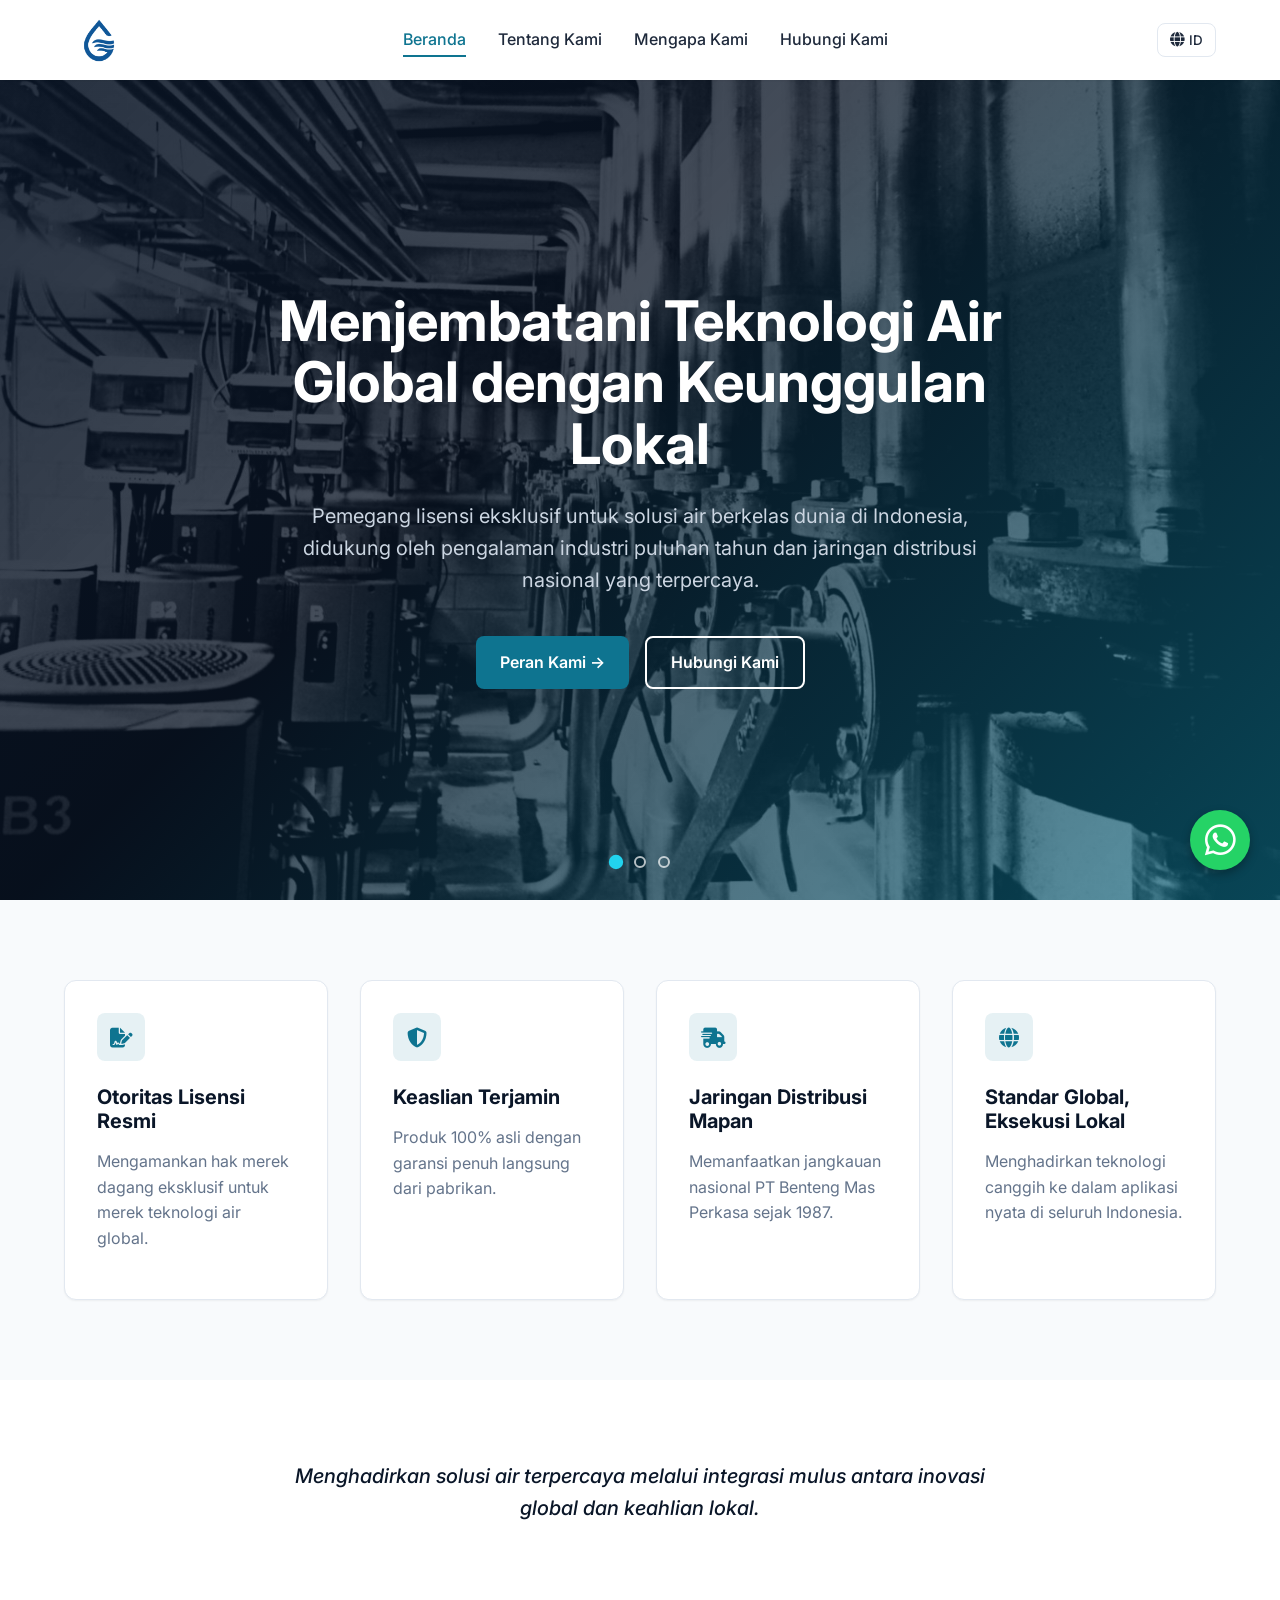
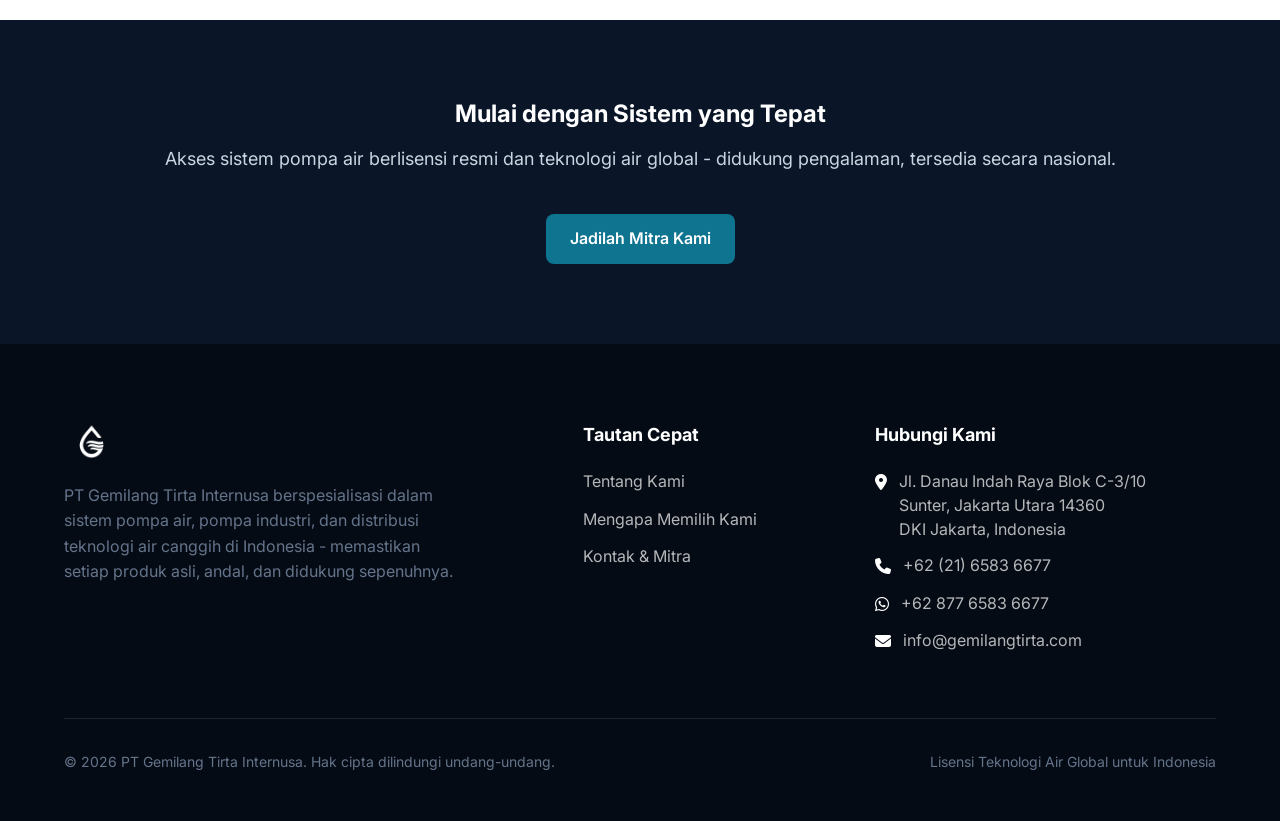
<file: index.html>
<!DOCTYPE html>
<html lang="id">
<head>
  <meta charset="UTF-8">
  <meta name="viewport" content="width=device-width, initial-scale=1.0">
  <title data-lang-id="Sistem Pompa Air Indonesia | PT Gemilang Tirta Internusa" data-lang-en="Water Pump Systems Indonesia | PT Gemilang Tirta Internusa">Sistem Pompa Air Indonesia | PT Gemilang Tirta Internusa</title>
  <meta name="description" data-lang-id="Gateway lisensi resmi untuk sistem pompa air global dan teknologi air di Indonesia. Produk asli, distribusi nasional, dan dukungan penuh pabrikan." data-lang-en="Official licensing gateway for global water pump systems and water technologies in Indonesia. Authentic products, nationwide distribution, and full manufacturer support." content="Gateway lisensi resmi untuk sistem pompa air global dan teknologi air di Indonesia. Produk asli, distribusi nasional, dan dukungan penuh pabrikan.">
  
  <link rel="preconnect" href="https://fonts.googleapis.com">
  <link rel="preconnect" href="https://fonts.gstatic.com" crossorigin>
  <link href="https://fonts.googleapis.com/css2?family=Inter:wght@400;500;600;700&display=swap" rel="stylesheet">
  <link rel="stylesheet" href="https://cdnjs.cloudflare.com/ajax/libs/font-awesome/6.4.2/css/all.min.css">
  <link rel="stylesheet" href="css/style.css">
</head>
<body>

  <!-- Header & Navigation -->
  <header class="header">
    <div class="container nav-container">
      <a href="index.html" class="logo-wrapper">
        <img src="assets/images/logo-gti.png" alt="GTI Logo">
      </a>
      
      <nav class="nav-menu">
        <a href="index.html" class="nav-link active" data-lang-id="Beranda" data-lang-en="Home">Beranda</a>
        <a href="about.html" class="nav-link" data-lang-id="Tentang Kami" data-lang-en="About Us">Tentang Kami</a>
        <a href="why-us.html" class="nav-link" data-lang-id="Mengapa Kami" data-lang-en="Why Choose Us">Mengapa Kami</a>
        <a href="contact.html" class="nav-link" data-lang-id="Hubungi Kami" data-lang-en="Contact Us">Hubungi Kami</a>
      </nav>

      <div class="nav-actions">
        <!-- Language Switcher -->
        <div class="lang-dropdown">
          <button class="lang-btn">
            <i class="fa-solid fa-globe" style="font-size: 1.1em; color: currentColor;"></i>
            <span id="current-lang">ID</span>
          </button>
          <div class="lang-menu">
            <button class="lang-option" data-value="id">Bahasa Indonesia</button>
            <button class="lang-option" data-value="en">English</button>
          </div>
        </div>
        
        <button class="mobile-toggle">
          <i class="fa-solid fa-bars" style="font-size: 1.5em; color: currentColor;"></i>
        </button>
      </div>
    </div>
  </header>

  <!-- Hero Section -->
  <section class="hero-slider" id="heroSlider">
    <div class="slider-track">
      <!-- Slide 1 -->
      <div class="slide" style="background-image: url('assets/benner/2-1-1536x1024.jpg');">
        <div class="slide-overlay"></div>
        <div class="container slide-content">
          <h1 class="hero-title" data-lang-id="Menjembatani Teknologi Air Global dengan Keunggulan Lokal" data-lang-en="Bridging Global Water Technologies with Local Excellence">Menjembatani Teknologi Air Global dengan Keunggulan Lokal</h1>
          <p class="hero-subtitle" data-lang-id="Pemegang lisensi eksklusif untuk solusi air berkelas dunia di Indonesia, didukung oleh pengalaman industri puluhan tahun dan jaringan distribusi nasional yang terpercaya." data-lang-en="Exclusive licensing gateway for world-class water solutions in Indonesia, backed by decades of industry experience and a trusted nationwide distribution network.">Pemegang lisensi eksklusif untuk solusi air berkelas dunia di Indonesia, didukung oleh pengalaman industri puluhan tahun dan jaringan distribusi nasional yang terpercaya.</p>
          <div class="hero-cta">
            <a href="about.html" class="btn btn-primary" data-lang-id="Peran Kami &rarr;" data-lang-en="Explore Our Role &rarr;">Peran Kami &rarr;</a>
            <a href="contact.html" class="btn btn-outline text-white" style="border-color: #fff;" data-lang-id="Hubungi Kami" data-lang-en="Contact Us">Hubungi Kami</a>
          </div>
        </div>
      </div>
      <!-- Slide 2 -->
      <div class="slide" style="background-image: url('assets/benner/1-1536x1024.jpg');">
        <div class="slide-overlay"></div>
        <div class="container slide-content">
          <h1 class="hero-title" data-lang-id="Teknologi Air Global. Resmi Hadir di Indonesia." data-lang-en="Global Water Technology. Officially Delivered.">Teknologi Air Global. Resmi Hadir di Indonesia.</h1>
          <p class="hero-subtitle" data-lang-id="Pemegang lisensi eksklusif untuk merek teknologi air internasional premium di Indonesia - menjamin keaslian, kepatuhan, dan keandalan jangka panjang." data-lang-en="Exclusive licensing gateway for premium international water brands in Indonesia - ensuring authenticity, compliance, and long-term reliability.">Pemegang lisensi eksklusif untuk merek teknologi air internasional premium di Indonesia - menjamin keaslian, kepatuhan, dan keandalan jangka panjang.</p>
          <div class="hero-cta">
            <a href="about.html" class="btn btn-primary" data-lang-id="Tentang Kami &rarr;" data-lang-en="About Us &rarr;">Tentang Kami &rarr;</a>
          </div>
        </div>
      </div>
      <!-- Slide 3 -->
      <div class="slide" style="background-image: url('assets/benner/1-3-1536x1024.jpg');">
        <div class="slide-overlay"></div>
        <div class="container slide-content">
          <h1 class="hero-title" data-lang-id="Jaringan Distribusi Nasional Sejak 1987" data-lang-en="Nationwide Distribution Network Since 1987">Jaringan Distribusi Nasional Sejak 1987</h1>
          <p class="hero-subtitle" data-lang-id="Didukung oleh warisan PT Benteng Mas Perkasa, jaringan distribusi kami menjangkau seluruh wilayah Indonesia." data-lang-en="Backed by PT Benteng Mas Perkasa's legacy, our distribution network reaches all across Indonesia.">Didukung oleh warisan PT Benteng Mas Perkasa, jaringan distribusi kami menjangkau seluruh wilayah Indonesia.</p>
          <div class="hero-cta">
            <a href="why-us.html" class="btn btn-primary" data-lang-id="Mengapa Kami &rarr;" data-lang-en="Why Choose Us &rarr;">Mengapa Kami &rarr;</a>
            <a href="https://wa.me/6287765836677" class="btn btn-outline text-white" style="border-color: #fff;" target="_blank" rel="noopener noreferrer" data-lang-id="Jadilah Mitra Kami" data-lang-en="Partner With Us">Jadilah Mitra Kami</a>
          </div>
        </div>
      </div>
    </div>
    <!-- Dot Navigation -->
    <div class="slider-dots">
      <button class="dot active" data-slide="0"></button>
      <button class="dot" data-slide="1"></button>
      <button class="dot" data-slide="2"></button>
    </div>
  </section>

  <!-- Key Value Points (4 Columns) -->
  <section class="section section-bg-light">
    <div class="container fade-in">
      <div class="grid-4">
        <!-- Card 1 -->
        <div class="card">
          <div class="card-icon">
            <i class="fa-solid fa-file-signature fa-lg"></i>
          </div>
          <h3 class="card-title" data-lang-id="Otoritas Lisensi Resmi" data-lang-en="Official Licensing Authority">Otoritas Lisensi Resmi</h3>
          <p data-lang-id="Mengamankan hak merek dagang eksklusif untuk merek teknologi air global." data-lang-en="Securing exclusive trademark rights for global water technology brands.">Mengamankan hak merek dagang eksklusif untuk merek teknologi air global.</p>
        </div>
        <!-- Card 2 -->
        <div class="card delay-1 fade-in">
          <div class="card-icon">
            <i class="fa-solid fa-shield-halved fa-lg"></i>
          </div>
          <h3 class="card-title" data-lang-id="Keaslian Terjamin" data-lang-en="Authenticity Guaranteed">Keaslian Terjamin</h3>
          <p data-lang-id="Produk 100% asli dengan garansi penuh langsung dari pabrikan." data-lang-en="100% genuine products with full manufacturer-backed warranties.">Produk 100% asli dengan garansi penuh langsung dari pabrikan.</p>
        </div>
        <!-- Card 3 -->
        <div class="card delay-2 fade-in">
          <div class="card-icon">
            <i class="fa-solid fa-truck-fast fa-lg"></i>
          </div>
          <h3 class="card-title" data-lang-id="Jaringan Distribusi Mapan" data-lang-en="Established Distribution Network">Jaringan Distribusi Mapan</h3>
          <p data-lang-id="Memanfaatkan jangkauan nasional PT Benteng Mas Perkasa sejak 1987." data-lang-en="Leveraging PT Benteng Mas Perkasa's nationwide reach since 1987.">Memanfaatkan jangkauan nasional PT Benteng Mas Perkasa sejak 1987.</p>
        </div>
        <!-- Card 4 -->
        <div class="card delay-3 fade-in">
          <div class="card-icon">
            <i class="fa-solid fa-globe fa-lg"></i>
          </div>
          <h3 class="card-title" data-lang-id="Standar Global, Eksekusi Lokal" data-lang-en="Global Standards, Local Execution">Standar Global, Eksekusi Lokal</h3>
          <p data-lang-id="Menghadirkan teknologi canggih ke dalam aplikasi nyata di seluruh Indonesia." data-lang-en="Bringing advanced technologies into real-world applications across Indonesia.">Menghadirkan teknologi canggih ke dalam aplikasi nyata di seluruh Indonesia.</p>
        </div>
      </div>
    </div>
  </section>

  <!-- Callout Section -->
  <section class="section text-center fade-in">
    <div class="container" style="max-width: 800px;">
      <p style="font-size: 1.25rem; font-weight: 500; color: var(--color-primary); font-style: italic;" data-lang-id="Menghadirkan solusi air terpercaya melalui integrasi mulus antara inovasi global dan keahlian lokal." data-lang-en="Delivering trusted water solutions through a seamless integration of global innovation and local expertise.">Menghadirkan solusi air terpercaya melalui integrasi mulus antara inovasi global dan keahlian lokal.</p>
    </div>
  </section>

  <!-- CTA Section -->
  <section class="section section-bg-dark text-center fade-in">
    <div class="container">
      <h2 data-lang-id="Mulai dengan Sistem yang Tepat" data-lang-en="Start with the Right System">Mulai dengan Sistem yang Tepat</h2>
      <p style="margin-bottom: 2.5rem; color: #CBD5E1; font-size: 1.125rem;" data-lang-id="Akses sistem pompa air berlisensi resmi dan teknologi air global - didukung pengalaman, tersedia secara nasional." data-lang-en="Access officially licensed water pump systems and global water technologies - backed by experience, supported nationwide.">Akses sistem pompa air berlisensi resmi dan teknologi air global - didukung pengalaman, tersedia secara nasional.</p>
      <div class="hero-cta">
        <a href="https://wa.me/6287765836677" class="btn btn-primary" target="_blank" rel="noopener noreferrer" data-lang-id="Jadilah Mitra Kami" data-lang-en="Become Our Partner">Jadilah Mitra Kami</a>
      </div>
    </div>
  </section>

  <!-- Footer -->
  <footer class="footer">
    <div class="container">
      <div class="footer-top fade-in">
        <div class="footer-info">
          <img src="assets/images/logo-gti.png" alt="GTI Logo" class="footer-logo">
          <p class="footer-desc" data-lang-id="PT Gemilang Tirta Internusa berspesialisasi dalam sistem pompa air, pompa industri, dan distribusi teknologi air canggih di Indonesia - memastikan setiap produk asli, andal, dan didukung sepenuhnya." data-lang-en="PT Gemilang Tirta Internusa specializes in water pump systems, industrial pumps, and advanced water technology distribution in Indonesia, ensuring every product is authentic, reliable, and fully supported.">PT Gemilang Tirta Internusa berspesialisasi dalam sistem pompa air, pompa industri, dan distribusi teknologi air canggih di Indonesia - memastikan setiap produk asli, andal, dan didukung sepenuhnya.</p>
        </div>
        <div class="footer-links">
          <h4 data-lang-id="Tautan Cepat" data-lang-en="Quick Links">Tautan Cepat</h4>
          <ul>
            <li><a href="about.html" data-lang-id="Tentang Kami" data-lang-en="About Us">Tentang Kami</a></li>
            <li><a href="why-us.html" data-lang-id="Mengapa Memilih Kami" data-lang-en="Why Choose Us">Mengapa Memilih Kami</a></li>
            <li><a href="contact.html" data-lang-id="Kontak & Mitra" data-lang-en="Contact & Partnership">Kontak & Mitra</a></li>
          </ul>
        </div>
        <div class="footer-contact">
          <h4 data-lang-id="Hubungi Kami" data-lang-en="Contact">Hubungi Kami</h4>
          <ul>
            <!-- Updated from PDF -->
            <li style="display: flex; gap: 12px; align-items: flex-start; margin-bottom: 12px;">
              <i class="fa-solid fa-location-dot" style="margin-top: 5px; color: var(--color-white);"></i> 
              <div style="line-height: 1.5;">Jl. Danau Indah Raya Blok C-3/10<br>Sunter, Jakarta Utara 14360<br>DKI Jakarta, Indonesia</div>
            </li>
            <li style="display: flex; gap: 12px; align-items: center; margin-bottom: 12px;">
              <i class="fa-solid fa-phone" style="color: var(--color-white);"></i> 
              <span>+62 (21) 6583 6677</span>
            </li>
            <li style="display: flex; gap: 12px; align-items: center; margin-bottom: 12px;">
              <i class="fa-brands fa-whatsapp" style="color: var(--color-white);"></i> 
              <span>+62 877 6583 6677</span>
            </li>
            <li style="display: flex; gap: 12px; align-items: center;">
              <i class="fa-solid fa-envelope" style="color: var(--color-white);"></i> 
              <span>info@gemilangtirta.com</span>
            </li>
          </ul>
        </div>
      </div>
      <div class="footer-bottom">
        <p>&copy; 2026 PT Gemilang Tirta Internusa. <span data-lang-id="Hak cipta dilindungi undang-undang." data-lang-en="All rights reserved.">Hak cipta dilindungi undang-undang.</span></p>
        <p data-lang-id="Lisensi Teknologi Air Global untuk Indonesia" data-lang-en="Licensing Global Water Technologies for Indonesia">Lisensi Teknologi Air Global untuk Indonesia</p>
      </div>
    </div>
  </footer>

  <!-- Floating WhatsApp Button -->
  <a href="https://wa.me/6287765836677" class="whatsapp-float" target="_blank" rel="noopener noreferrer" aria-label="Chat on WhatsApp">
    <i class="fa-brands fa-whatsapp"></i>
  </a>

  <script src="js/main.js"></script>
</body>
</html>
</file>
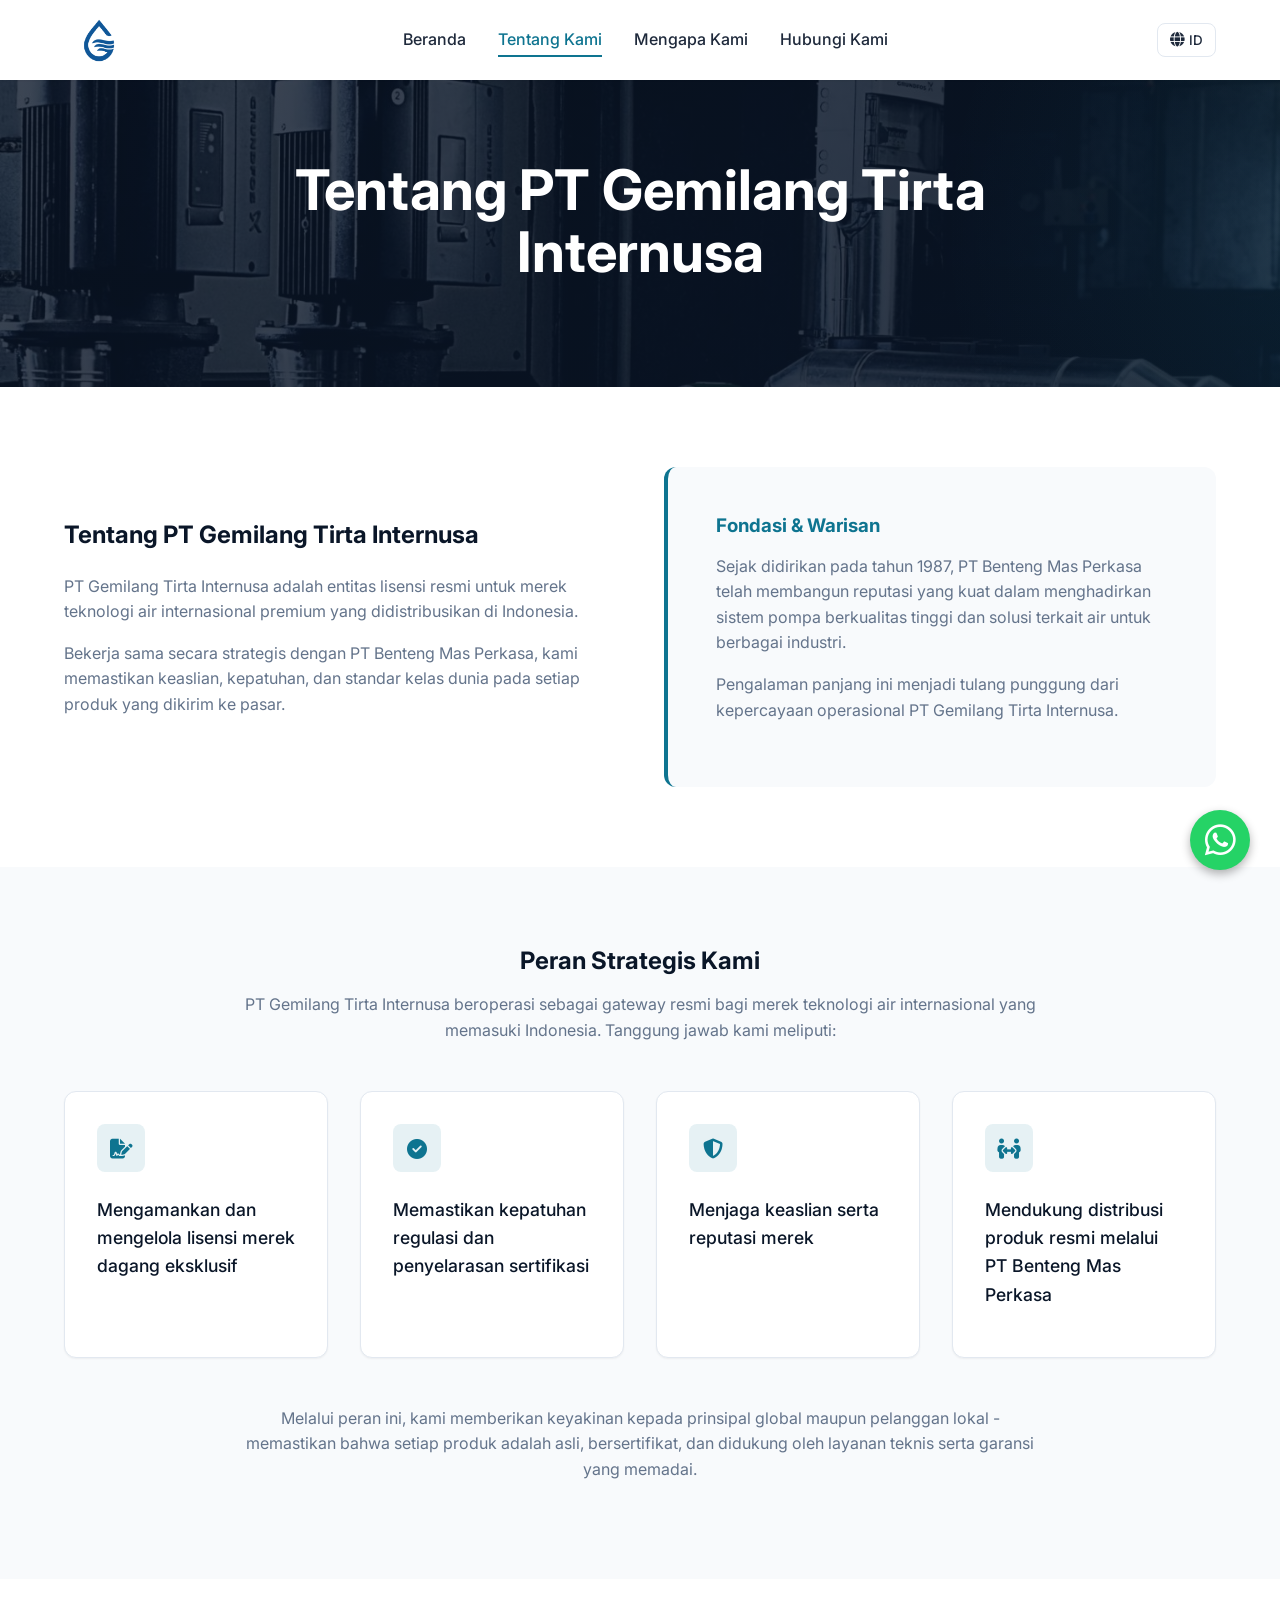
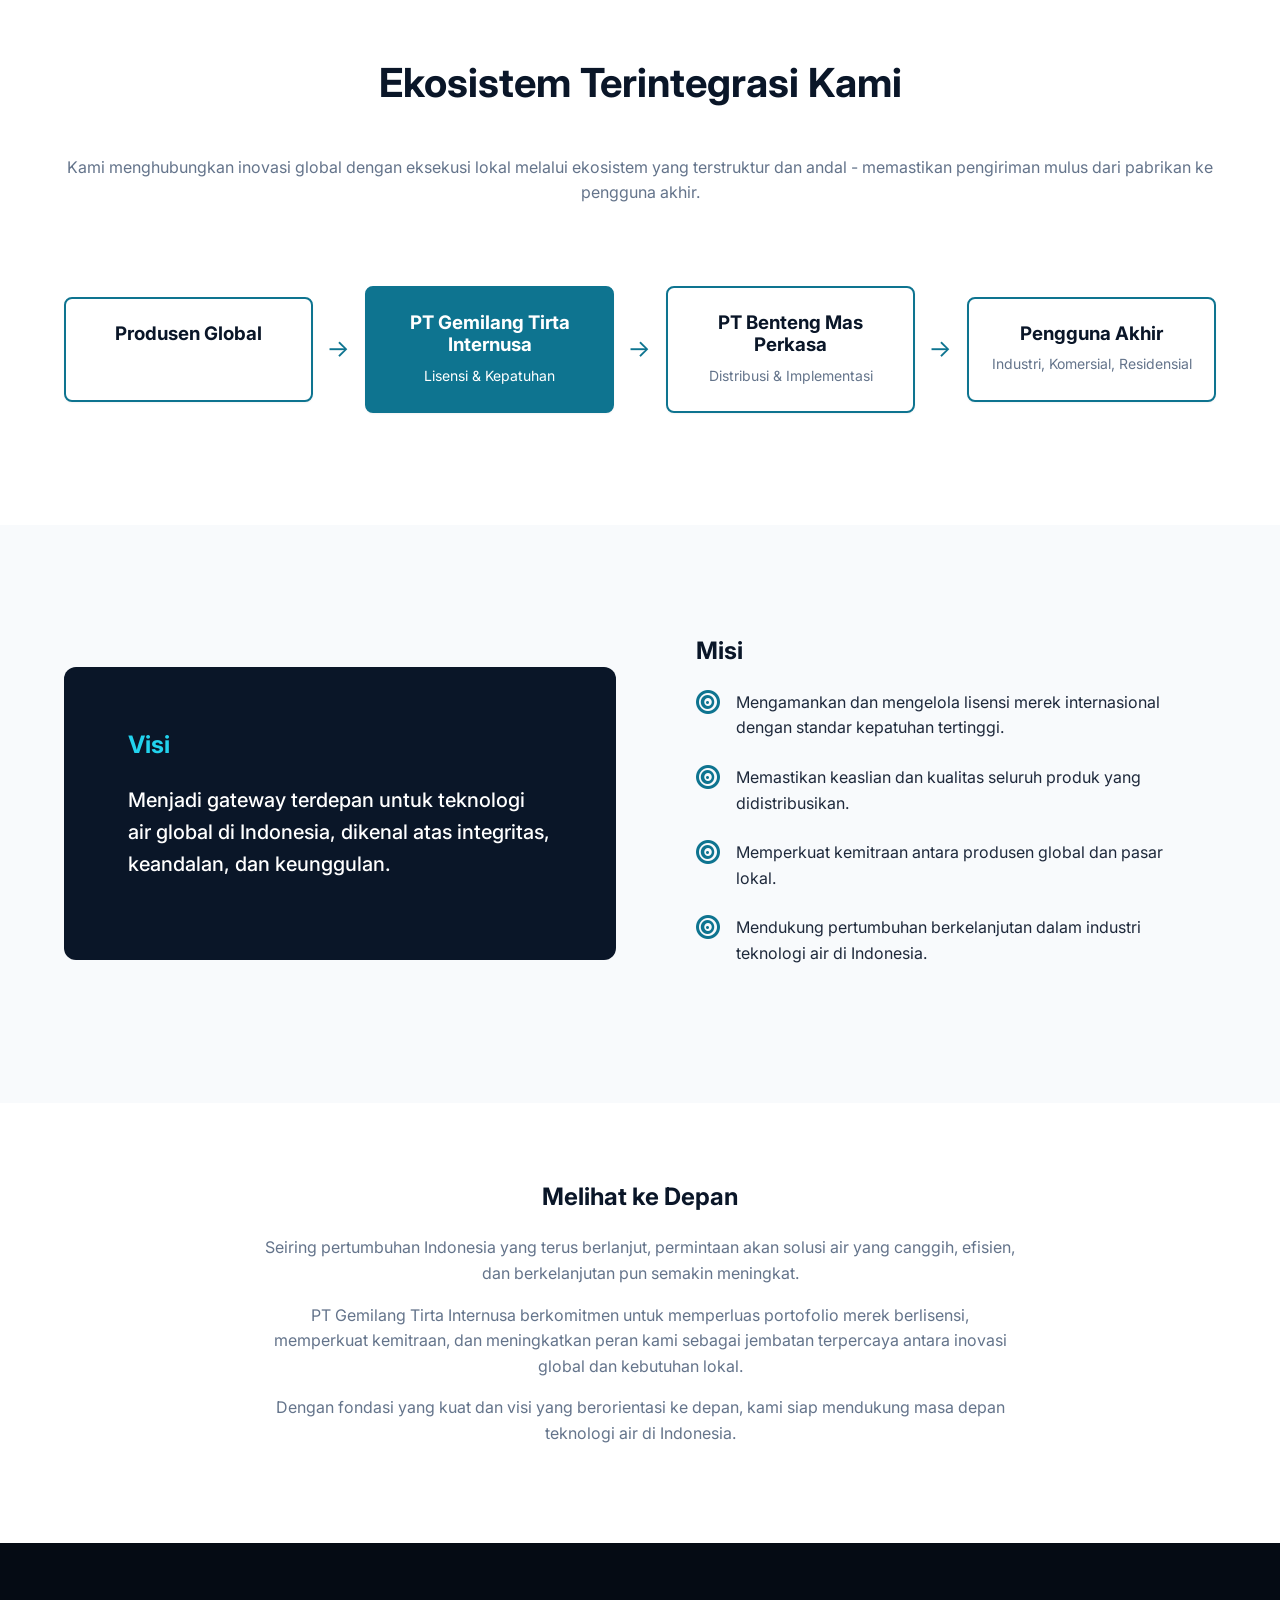
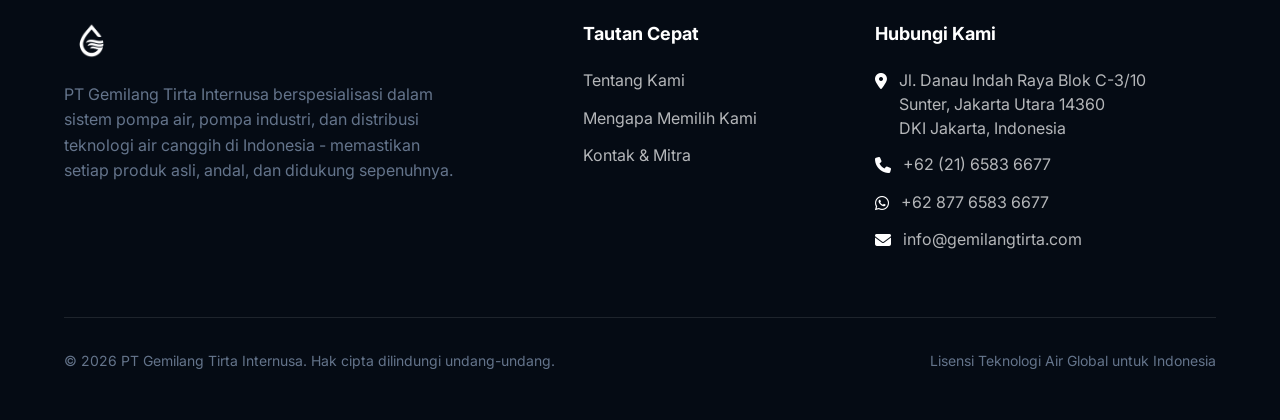
<file: about.html>
<!DOCTYPE html>
<html lang="id">
<head>
  <meta charset="UTF-8">
  <meta name="viewport" content="width=device-width, initial-scale=1.0">
  <title data-lang-id="Tentang Kami | PT Gemilang Tirta Internusa" data-lang-en="About Us | PT Gemilang Tirta Internusa">Tentang Kami | PT Gemilang Tirta Internusa</title>
  
  <link rel="preconnect" href="https://fonts.googleapis.com">
  <link rel="preconnect" href="https://fonts.gstatic.com" crossorigin>
  <link href="https://fonts.googleapis.com/css2?family=Inter:wght@400;500;600;700&display=swap" rel="stylesheet">
  <link rel="stylesheet" href="https://cdnjs.cloudflare.com/ajax/libs/font-awesome/6.4.2/css/all.min.css">
  <link rel="stylesheet" href="css/style.css">
</head>
<body>

  <!-- Header -->
  <header class="header">
    <div class="container nav-container">
      <a href="index.html" class="logo-wrapper">
        <img src="assets/images/logo-gti.png" alt="GTI Logo">
      </a>
      
      <nav class="nav-menu">
        <a href="index.html" class="nav-link" data-lang-id="Beranda" data-lang-en="Home">Beranda</a>
        <a href="about.html" class="nav-link active" data-lang-id="Tentang Kami" data-lang-en="About Us">Tentang Kami</a>
        <a href="why-us.html" class="nav-link" data-lang-id="Mengapa Kami" data-lang-en="Why Choose Us">Mengapa Kami</a>
        <a href="contact.html" class="nav-link" data-lang-id="Hubungi Kami" data-lang-en="Contact Us">Hubungi Kami</a>
      </nav>

      <div class="nav-actions">
        <div class="lang-dropdown">
          <button class="lang-btn">
            <i class="fa-solid fa-globe" style="font-size: 1.1em; color: currentColor;"></i>
            <span id="current-lang">ID</span>
          </button>
          <div class="lang-menu">
            <button class="lang-option" data-value="id">Bahasa Indonesia</button>
            <button class="lang-option" data-value="en">English</button>
          </div>
        </div>
        
        <button class="mobile-toggle">
          <i class="fa-solid fa-bars" style="font-size: 1.5em; color: currentColor;"></i>
        </button>
      </div>
    </div>
  </header>

  <!-- Page Title -->
  <section class="hero fade-in" style="padding: 5rem 0; background-image: url('assets/benner/1-4-1536x1024.jpg');">
    <div class="container hero-content">
      <h1 class="hero-title" data-lang-id="Tentang PT Gemilang Tirta Internusa" data-lang-en="About PT Gemilang Tirta Internusa">Tentang PT Gemilang Tirta Internusa</h1>
    </div>
  </section>

  <!-- Section 2: About Us -->
  <section class="section">
    <div class="container fade-in">
      <div class="grid-2">
        <div>
          <h2 class="text-primary" style="margin-bottom: 1.5rem;" data-lang-id="Tentang PT Gemilang Tirta Internusa" data-lang-en="About PT Gemilang Tirta Internusa">Tentang PT Gemilang Tirta Internusa</h2>
          <p data-lang-id="PT Gemilang Tirta Internusa adalah entitas lisensi resmi untuk merek teknologi air internasional premium yang didistribusikan di Indonesia." data-lang-en="PT Gemilang Tirta Internusa is the official licensing entity for premium international water technology brands distributed in Indonesia.">PT Gemilang Tirta Internusa adalah entitas lisensi resmi untuk merek teknologi air internasional premium yang didistribusikan di Indonesia.</p>
          <p data-lang-id="Bekerja sama secara strategis dengan PT Benteng Mas Perkasa, kami memastikan keaslian, kepatuhan, dan standar kelas dunia pada setiap produk yang dikirim ke pasar." data-lang-en="Working in strategic partnership with PT Benteng Mas Perkasa, we ensure authenticity, compliance, and world-class standards across every product delivered to the market.">Bekerja sama secara strategis dengan PT Benteng Mas Perkasa, kami memastikan keaslian, kepatuhan, dan standar kelas dunia pada setiap produk yang dikirim ke pasar.</p>
        </div>
        <div style="background-color: var(--color-neutral-light); padding: 3rem; border-radius: var(--radius-lg); border-left: 4px solid var(--color-secondary);">
          <h3 class="text-secondary" data-lang-id="Fondasi & Warisan" data-lang-en="Foundation & Legacy">Fondasi & Warisan</h3>
          <p data-lang-id="Sejak didirikan pada tahun 1987, PT Benteng Mas Perkasa telah membangun reputasi yang kuat dalam menghadirkan sistem pompa berkualitas tinggi dan solusi terkait air untuk berbagai industri." data-lang-en="Since its founding in 1987, PT Benteng Mas Perkasa has built a strong reputation for delivering high-quality pump systems and water-related solutions across a wide range of industries.">Sejak didirikan pada tahun 1987, PT Benteng Mas Perkasa telah membangun reputasi yang kuat dalam menghadirkan sistem pompa berkualitas tinggi dan solusi terkait air untuk berbagai industri.</p>
          <p data-lang-id="Pengalaman panjang ini menjadi tulang punggung dari kepercayaan operasional PT Gemilang Tirta Internusa." data-lang-en="This long-standing experience forms the backbone of PT Gemilang Tirta Internusa's operational confidence.">Pengalaman panjang ini menjadi tulang punggung dari kepercayaan operasional PT Gemilang Tirta Internusa.</p>
        </div>
      </div>
    </div>
  </section>

  <!-- Section 3: Our Strategic Role -->
  <section class="section section-bg-light">
    <div class="container fade-in">
      <div class="text-center" style="max-width: 800px; margin: 0 auto 3rem;">
        <h2 class="text-primary" data-lang-id="Peran Strategis Kami" data-lang-en="Our Strategic Role">Peran Strategis Kami</h2>
        <p data-lang-id="PT Gemilang Tirta Internusa beroperasi sebagai gateway resmi bagi merek teknologi air internasional yang memasuki Indonesia. Tanggung jawab kami meliputi:" data-lang-en="PT Gemilang Tirta Internusa operates as the official gateway for international water technology brands entering Indonesia. Our responsibilities include:">PT Gemilang Tirta Internusa beroperasi sebagai gateway resmi bagi merek teknologi air internasional yang memasuki Indonesia. Tanggung jawab kami meliputi:</p>
      </div>

      <div class="grid-4">
        <div class="card fade-in delay-1">
          <div class="card-icon"><i class="fa-solid fa-file-signature fa-lg"></i></div>
          <p style="font-weight: 500; font-size: 1.1rem; color: var(--color-primary);" data-lang-id="Mengamankan dan mengelola lisensi merek dagang eksklusif" data-lang-en="Securing and managing exclusive trademark licenses">Mengamankan dan mengelola lisensi merek dagang eksklusif</p>
        </div>
        <div class="card fade-in delay-2">
          <div class="card-icon"><i class="fa-solid fa-circle-check fa-lg"></i></div>
          <p style="font-weight: 500; font-size: 1.1rem; color: var(--color-primary);" data-lang-id="Memastikan kepatuhan regulasi dan penyelarasan sertifikasi" data-lang-en="Ensuring regulatory compliance and certification">Memastikan kepatuhan regulasi dan penyelarasan sertifikasi</p>
        </div>
        <div class="card fade-in delay-3">
          <div class="card-icon"><i class="fa-solid fa-shield-halved fa-lg"></i></div>
          <p style="font-weight: 500; font-size: 1.1rem; color: var(--color-primary);" data-lang-id="Menjaga keaslian serta reputasi merek" data-lang-en="Safeguarding brand authenticity and reputation">Menjaga keaslian serta reputasi merek</p>
        </div>
        <div class="card fade-in delay-4">
          <div class="card-icon"><i class="fa-solid fa-people-arrows fa-lg"></i></div>
          <p style="font-weight: 500; font-size: 1.1rem; color: var(--color-primary);" data-lang-id="Mendukung distribusi produk resmi melalui PT Benteng Mas Perkasa" data-lang-en="Supporting official product distribution through PT Benteng Mas Perkasa">Mendukung distribusi produk resmi melalui PT Benteng Mas Perkasa</p>
        </div>
      </div>
      
      <p class="text-center" style="margin-top: 3rem; max-width: 800px; margin-left: auto; margin-right: auto;" data-lang-id="Melalui peran ini, kami memberikan keyakinan kepada prinsipal global maupun pelanggan lokal - memastikan bahwa setiap produk adalah asli, bersertifikat, dan didukung oleh layanan teknis serta garansi yang memadai." data-lang-en="Through this role, we provide confidence to both global principals and local customers - ensuring that every product is genuine, certified, and backed by proper technical and warranty support.">Melalui peran ini, kami memberikan keyakinan kepada prinsipal global maupun pelanggan lokal - memastikan bahwa setiap produk adalah asli, bersertifikat, dan didukung oleh layanan teknis serta garansi yang memadai.</p>
    </div>
  </section>

  <!-- Section 6: Global to Local Ecosystem (Diagram) -->
  <section class="section">
    <div class="container fade-in">
      <h2 class="section-title" data-lang-id="Ekosistem Terintegrasi Kami" data-lang-en="Our Integrated Ecosystem">Ekosistem Terintegrasi Kami</h2>
      <p class="text-center" style="margin-bottom: 3rem;" data-lang-id="Kami menghubungkan inovasi global dengan eksekusi lokal melalui ekosistem yang terstruktur dan andal - memastikan pengiriman mulus dari pabrikan ke pengguna akhir." data-lang-en="We connect global innovation with local execution through a structured and reliable ecosystem - ensuring seamless delivery from manufacturer to end user.">Kami menghubungkan inovasi global dengan eksekusi lokal melalui ekosistem yang terstruktur dan andal - memastikan pengiriman mulus dari pabrikan ke pengguna akhir.</p>
      
      <div class="ecosystem-container">
        <div class="ecosystem-flow">
          <div class="ecosystem-node">
            <h3 data-lang-id="Produsen Global" data-lang-en="Global Manufacturers">Produsen Global</h3>
            <p>&nbsp;</p>
          </div>
          
          <div class="ecosystem-arrow">↓</div>
          
          <div class="ecosystem-node active fade-in delay-1">
            <h3>PT Gemilang Tirta Internusa</h3>
            <p data-lang-id="Lisensi & Kepatuhan" data-lang-en="Licensing & Compliance">Lisensi & Kepatuhan</p>
          </div>
          
          <div class="ecosystem-arrow">↓</div>
          
          <div class="ecosystem-node fade-in delay-2">
            <h3>PT Benteng Mas Perkasa</h3>
            <p data-lang-id="Distribusi & Implementasi" data-lang-en="Distribution & Implementation">Distribusi & Implementasi</p>
          </div>
          
          <div class="ecosystem-arrow">↓</div>
          
          <div class="ecosystem-node fade-in delay-3">
            <h3 data-lang-id="Pengguna Akhir" data-lang-en="End Users">Pengguna Akhir</h3>
            <p data-lang-id="Industri, Komersial, Residensial" data-lang-en="Industry, Commercial, Residential">Industri, Komersial, Residensial</p>
          </div>
        </div>
      </div>
    </div>
  </section>

  <!-- Section 8: Vision & Mission -->
  <section class="section section-bg-light">
    <div class="container fade-in">
      <div class="grid-2">
        <div style="background-color: var(--color-primary); color: var(--color-white); padding: 4rem; border-radius: var(--radius-lg);">
          <h2 class="text-accent" style="margin-bottom: 1.5rem;" data-lang-id="Visi" data-lang-en="Vision">Visi</h2>
          <p style="font-size: 1.25rem; font-weight: 500; color: var(--color-white);" data-lang-id="Menjadi gateway terdepan untuk teknologi air global di Indonesia, dikenal atas integritas, keandalan, dan keunggulan." data-lang-en="To become the leading gateway for global water technologies in Indonesia, recognized for integrity, reliability, and excellence.">Menjadi gateway terdepan untuk teknologi air global di Indonesia, dikenal atas integritas, keandalan, dan keunggulan.</p>
        </div>
        <div style="padding: 2rem;">
          <h2 class="text-primary" style="margin-bottom: 1.5rem;" data-lang-id="Misi" data-lang-en="Mission">Misi</h2>
          <ul style="list-style: none; padding: 0;">
            <li style="display: flex; gap: 1rem; margin-bottom: 1.5rem;">
              <i class="fa-solid fa-bullseye" style="color: var(--color-secondary); font-size: 1.5rem;"></i>
              <span data-lang-id="Mengamankan dan mengelola lisensi merek internasional dengan standar kepatuhan tertinggi." data-lang-en="To secure and manage international brand licenses with the highest standards of compliance.">Mengamankan dan mengelola lisensi merek internasional dengan standar kepatuhan tertinggi.</span>
            </li>
            <li style="display: flex; gap: 1rem; margin-bottom: 1.5rem;">
              <i class="fa-solid fa-bullseye" style="color: var(--color-secondary); font-size: 1.5rem;"></i>
              <span data-lang-id="Memastikan keaslian dan kualitas seluruh produk yang didistribusikan." data-lang-en="To ensure the authenticity and quality of all distributed products.">Memastikan keaslian dan kualitas seluruh produk yang didistribusikan.</span>
            </li>
            <li style="display: flex; gap: 1rem; margin-bottom: 1.5rem;">
              <i class="fa-solid fa-bullseye" style="color: var(--color-secondary); font-size: 1.5rem;"></i>
              <span data-lang-id="Memperkuat kemitraan antara produsen global dan pasar lokal." data-lang-en="To strengthen partnerships between global manufacturers and local markets.">Memperkuat kemitraan antara produsen global dan pasar lokal.</span>
            </li>
            <li style="display: flex; gap: 1rem; margin-bottom: 1.5rem;">
              <i class="fa-solid fa-bullseye" style="color: var(--color-secondary); font-size: 1.5rem;"></i>
              <span data-lang-id="Mendukung pertumbuhan berkelanjutan dalam industri teknologi air di Indonesia." data-lang-en="To support sustainable growth in Indonesia's water technology industry.">Mendukung pertumbuhan berkelanjutan dalam industri teknologi air di Indonesia.</span>
            </li>
          </ul>
        </div>
      </div>
    </div>
  </section>

  <!-- Section 9: Future Outlook -->
  <section class="section text-center fade-in">
    <div class="container" style="max-width: 800px;">
      <h2 class="text-primary" style="margin-bottom: 1.5rem;" data-lang-id="Melihat ke Depan" data-lang-en="Looking Ahead">Melihat ke Depan</h2>
      <p data-lang-id="Seiring pertumbuhan Indonesia yang terus berlanjut, permintaan akan solusi air yang canggih, efisien, dan berkelanjutan pun semakin meningkat." data-lang-en="As Indonesia continues to grow, so does the demand for advanced, efficient, and sustainable water solutions.">Seiring pertumbuhan Indonesia yang terus berlanjut, permintaan akan solusi air yang canggih, efisien, dan berkelanjutan pun semakin meningkat.</p>
      <p data-lang-id="PT Gemilang Tirta Internusa berkomitmen untuk memperluas portofolio merek berlisensi, memperkuat kemitraan, dan meningkatkan peran kami sebagai jembatan terpercaya antara inovasi global dan kebutuhan lokal." data-lang-en="PT Gemilang Tirta Internusa is committed to expanding its portfolio of licensed brands, strengthening its partnerships, and enhancing its role as a trusted bridge between global innovation and local needs.">PT Gemilang Tirta Internusa berkomitmen untuk memperluas portofolio merek berlisensi, memperkuat kemitraan, dan meningkatkan peran kami sebagai jembatan terpercaya antara inovasi global dan kebutuhan lokal.</p>
      <p data-lang-id="Dengan fondasi yang kuat dan visi yang berorientasi ke depan, kami siap mendukung masa depan teknologi air di Indonesia." data-lang-en="With a strong foundation and a forward-looking vision, we are ready to support the future of water technology in Indonesia.">Dengan fondasi yang kuat dan visi yang berorientasi ke depan, kami siap mendukung masa depan teknologi air di Indonesia.</p>
    </div>
  </section>

  <!-- Footer -->
  <footer class="footer">
    <div class="container">
      <div class="footer-top">
        <div class="footer-info">
          <img src="assets/images/logo-gti.png" alt="GTI Logo" class="footer-logo">
          <p class="footer-desc" data-lang-id="PT Gemilang Tirta Internusa berspesialisasi dalam sistem pompa air, pompa industri, dan distribusi teknologi air canggih di Indonesia - memastikan setiap produk asli, andal, dan didukung sepenuhnya." data-lang-en="PT Gemilang Tirta Internusa specializes in water pump systems, industrial pumps, and advanced water technology distribution in Indonesia, ensuring every product is authentic, reliable, and fully supported.">PT Gemilang Tirta Internusa berspesialisasi dalam sistem pompa air, pompa industri, dan distribusi teknologi air canggih di Indonesia - memastikan setiap produk asli, andal, dan didukung sepenuhnya.</p>
        </div>
        <div class="footer-links">
          <h4 data-lang-id="Tautan Cepat" data-lang-en="Quick Links">Tautan Cepat</h4>
          <ul>
            <li><a href="about.html" data-lang-id="Tentang Kami" data-lang-en="About Us">Tentang Kami</a></li>
            <li><a href="why-us.html" data-lang-id="Mengapa Memilih Kami" data-lang-en="Why Choose Us">Mengapa Memilih Kami</a></li>
            <li><a href="contact.html" data-lang-id="Kontak & Mitra" data-lang-en="Contact & Partnership">Kontak & Mitra</a></li>
          </ul>
        </div>
        <div class="footer-contact">
          <h4 data-lang-id="Hubungi Kami" data-lang-en="Contact">Hubungi Kami</h4>
          <ul>
            <!-- Updated from PDF -->
            <li style="display: flex; gap: 12px; align-items: flex-start; margin-bottom: 12px;">
              <i class="fa-solid fa-location-dot" style="margin-top: 5px; color: var(--color-white);"></i> 
              <div style="line-height: 1.5;">Jl. Danau Indah Raya Blok C-3/10<br>Sunter, Jakarta Utara 14360<br>DKI Jakarta, Indonesia</div>
            </li>
            <li style="display: flex; gap: 12px; align-items: center; margin-bottom: 12px;">
              <i class="fa-solid fa-phone" style="color: var(--color-white);"></i> 
              <span>+62 (21) 6583 6677</span>
            </li>
            <li style="display: flex; gap: 12px; align-items: center; margin-bottom: 12px;">
              <i class="fa-brands fa-whatsapp" style="color: var(--color-white);"></i> 
              <span>+62 877 6583 6677</span>
            </li>
            <li style="display: flex; gap: 12px; align-items: center;">
              <i class="fa-solid fa-envelope" style="color: var(--color-white);"></i> 
              <span>info@gemilangtirta.com</span>
            </li>
          </ul>
        </div>
      </div>
      <div class="footer-bottom">
        <p>&copy; 2026 PT Gemilang Tirta Internusa. <span data-lang-id="Hak cipta dilindungi undang-undang." data-lang-en="All rights reserved.">Hak cipta dilindungi undang-undang.</span></p>
        <p data-lang-id="Lisensi Teknologi Air Global untuk Indonesia" data-lang-en="Licensing Global Water Technologies for Indonesia">Lisensi Teknologi Air Global untuk Indonesia</p>
      </div>
    </div>
  </footer>

  <!-- Floating WhatsApp Button -->
  <a href="https://wa.me/6287765836677" class="whatsapp-float" target="_blank" rel="noopener noreferrer" aria-label="Chat on WhatsApp">
    <i class="fa-brands fa-whatsapp"></i>
  </a>

  <script src="js/main.js"></script>
</body>
</html>
</file>
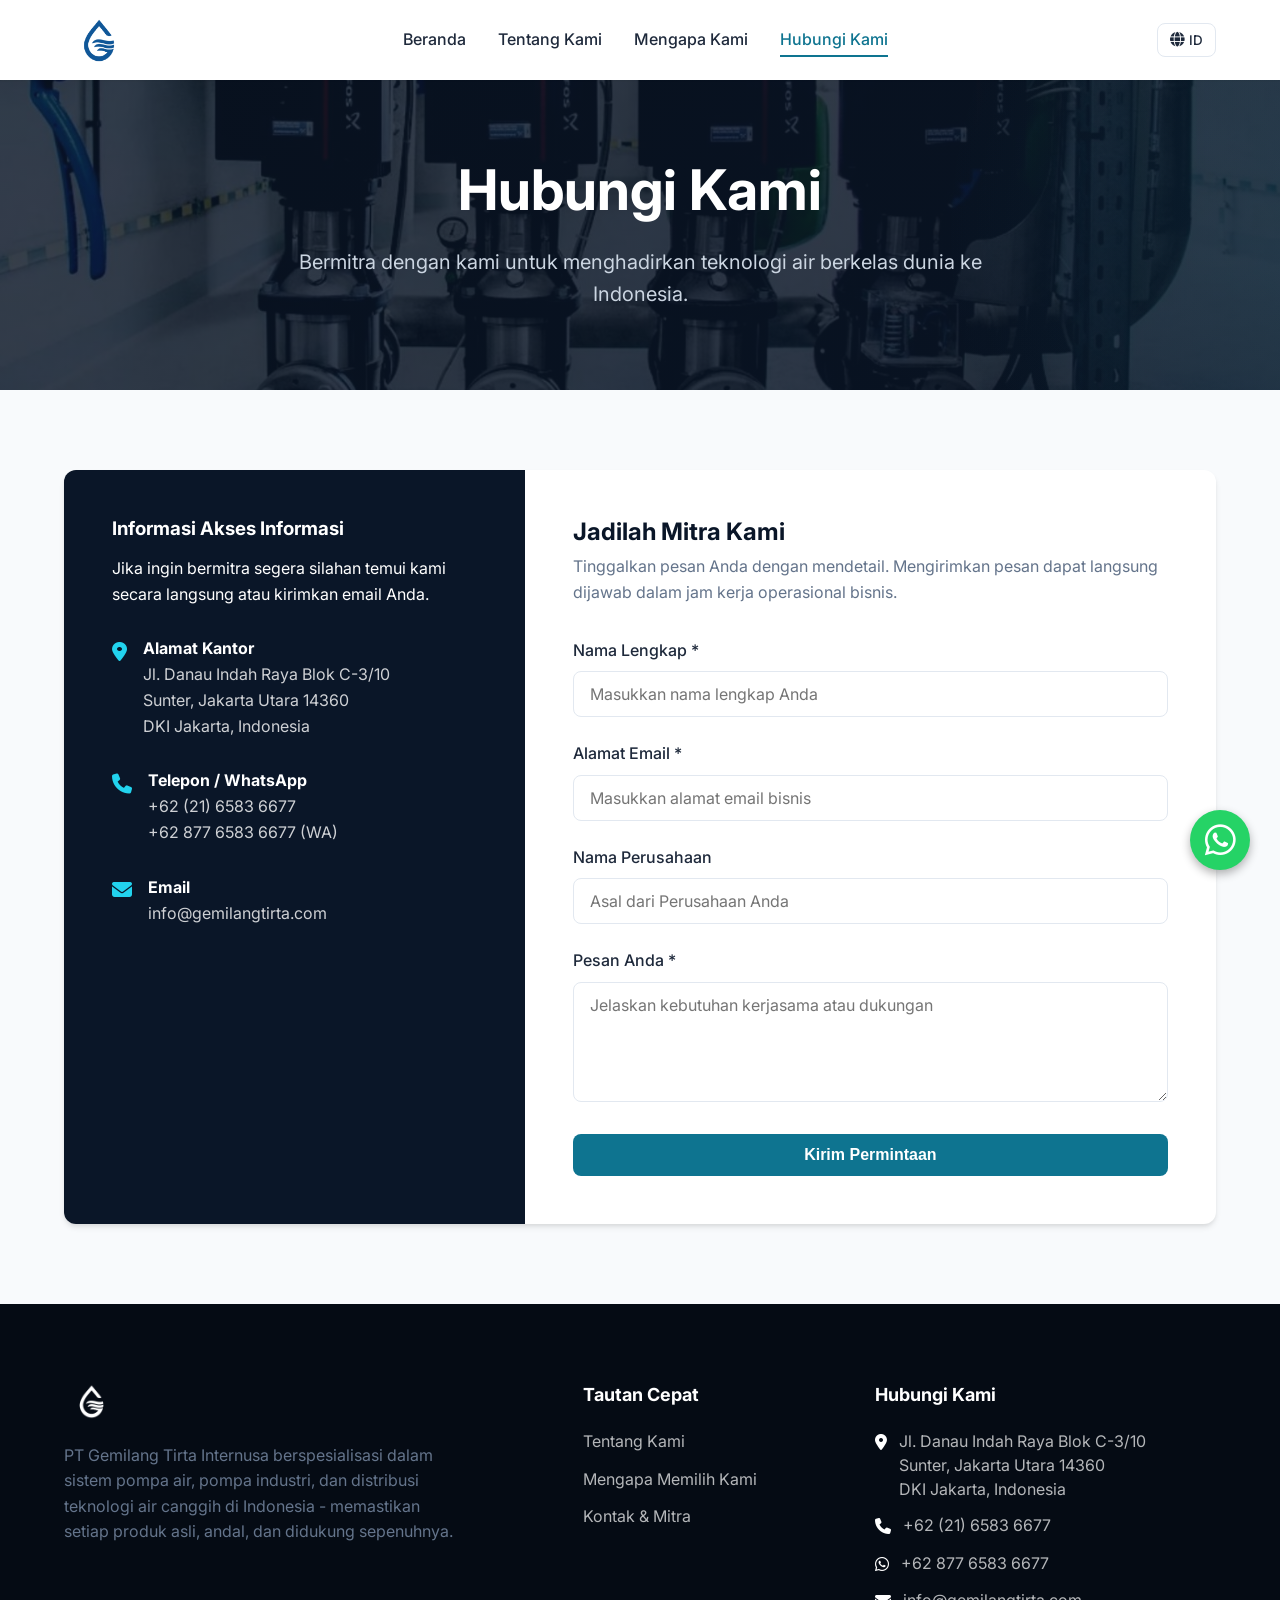
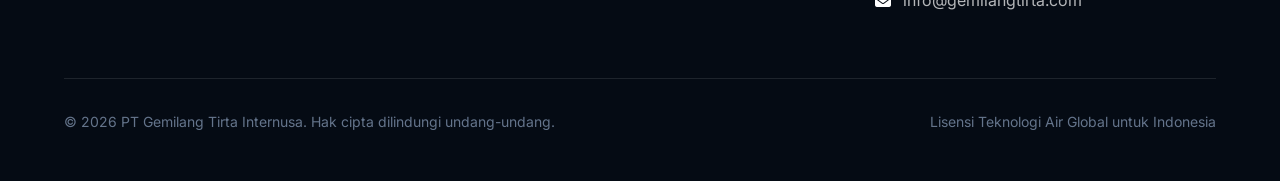
<file: contact.html>
<!DOCTYPE html>
<html lang="id">
<head>
  <meta charset="UTF-8">
  <meta name="viewport" content="width=device-width, initial-scale=1.0">
  <title data-lang-id="Hubungi Kami | PT Gemilang Tirta Internusa" data-lang-en="Contact Us | PT Gemilang Tirta Internusa">Hubungi Kami | PT Gemilang Tirta Internusa</title>
  
  <link rel="preconnect" href="https://fonts.googleapis.com">
  <link rel="preconnect" href="https://fonts.gstatic.com" crossorigin>
  <link href="https://fonts.googleapis.com/css2?family=Inter:wght@400;500;600;700&display=swap" rel="stylesheet">
  <link rel="stylesheet" href="https://cdnjs.cloudflare.com/ajax/libs/font-awesome/6.4.2/css/all.min.css">
  <link rel="stylesheet" href="css/style.css">
</head>
<body>

  <!-- Header -->
  <header class="header">
    <div class="container nav-container">
      <a href="index.html" class="logo-wrapper">
        <img src="assets/images/logo-gti.png" alt="GTI Logo">
      </a>
      
      <nav class="nav-menu">
        <a href="index.html" class="nav-link" data-lang-id="Beranda" data-lang-en="Home">Beranda</a>
        <a href="about.html" class="nav-link" data-lang-id="Tentang Kami" data-lang-en="About Us">Tentang Kami</a>
        <a href="why-us.html" class="nav-link" data-lang-id="Mengapa Kami" data-lang-en="Why Choose Us">Mengapa Kami</a>
        <a href="contact.html" class="nav-link active" data-lang-id="Hubungi Kami" data-lang-en="Contact Us">Hubungi Kami</a>
      </nav>

      <div class="nav-actions">
        <div class="lang-dropdown">
          <button class="lang-btn">
            <i class="fa-solid fa-globe" style="font-size: 1.1em; color: currentColor;"></i>
            <span id="current-lang">ID</span>
          </button>
          <div class="lang-menu">
            <button class="lang-option" data-value="id">Bahasa Indonesia</button>
            <button class="lang-option" data-value="en">English</button>
          </div>
        </div>
        
        <button class="mobile-toggle">
          <i class="fa-solid fa-bars" style="font-size: 1.5em; color: currentColor;"></i>
        </button>
      </div>
    </div>
  </header>

  <!-- Page Title -->
  <section class="hero fade-in" style="padding: 5rem 0; background-image: url('assets/benner/Booster-2-TBA-Pumps-1650-x-1100-1536x1024.jpg');">
    <div class="container hero-content">
      <h1 class="hero-title" data-lang-id="Hubungi Kami" data-lang-en="Get In Touch">Hubungi Kami</h1>
      <p class="hero-subtitle" style="margin-bottom: 0;" data-lang-id="Bermitra dengan kami untuk menghadirkan teknologi air berkelas dunia ke Indonesia." data-lang-en="Partner with us to bring world-class water technologies to Indonesia.">Bermitra dengan kami untuk menghadirkan teknologi air berkelas dunia ke Indonesia.</p>
    </div>
  </section>

  <!-- Contact Section -->
  <section class="section section-bg-light">
    <div class="container fade-in">
      <div class="contact-wrapper">
        <div class="contact-info-panel">
          <h3 data-lang-id="Informasi Akses Informasi" data-lang-en="Contact Information">Informasi Akses Informasi</h3>
          <p data-lang-id="Jika ingin bermitra segera silahan temui kami secara langsung atau kirimkan email Anda." data-lang-en="If you want to partner right away, please see us in person or send us an email.">Jika ingin bermitra segera silahan temui kami secara langsung atau kirimkan email Anda.</p>
          
          <div class="contact-detail">
            <div class="contact-detail-icon">
              <i class="fa-solid fa-location-dot fa-lg"></i>
            </div>
            <div>
              <h4 style="margin-bottom: 0.25rem; color: var(--color-white);" data-lang-id="Alamat Kantor" data-lang-en="Office Address">Alamat Kantor</h4>
              <p style="color: rgba(255,255,255,0.8); margin-bottom: 0;">Jl. Danau Indah Raya Blok C-3/10<br>Sunter, Jakarta Utara 14360<br>DKI Jakarta, Indonesia</p>
            </div>
          </div>
          
          <div class="contact-detail">
            <div class="contact-detail-icon">
              <i class="fa-solid fa-phone fa-lg"></i>
            </div>
            <div>
              <h4 style="margin-bottom: 0.25rem; color: var(--color-white);" data-lang-id="Telepon / WhatsApp" data-lang-en="Phone / WhatsApp">Telepon / WhatsApp</h4>
              <p style="color: rgba(255,255,255,0.8); margin-bottom: 0;">+62 (21) 6583 6677<br>+62 877 6583 6677 (WA)</p>
            </div>
          </div>
          
          <div class="contact-detail">
            <div class="contact-detail-icon">
              <i class="fa-solid fa-envelope fa-lg"></i>
            </div>
            <div>
              <h4 style="margin-bottom: 0.25rem; color: var(--color-white);" data-lang-id="Email" data-lang-en="Email">Email</h4>
              <p style="color: rgba(255,255,255,0.8); margin-bottom: 0;">info@gemilangtirta.com</p>
            </div>
          </div>
        </div>
        
        <div class="contact-form-panel">
          <h2 class="text-primary" style="margin-bottom: 0.5rem;" data-lang-id="Jadilah Mitra Kami" data-lang-en="Become Our Partner">Jadilah Mitra Kami</h2>
          <p style="margin-bottom: 2rem;" data-lang-id="Tinggalkan pesan Anda dengan mendetail. Mengirimkan pesan dapat langsung dijawab dalam jam kerja operasional bisnis." data-lang-en="Leave a detailed message. Sending a message will be answered during business operational hours.">Tinggalkan pesan Anda dengan mendetail. Mengirimkan pesan dapat langsung dijawab dalam jam kerja operasional bisnis.</p>
          
          <form id="contactForm">
            <div class="form-group">
              <label class="form-label" for="name" data-lang-id="Nama Lengkap *" data-lang-en="Full Name *">Nama Lengkap *</label>
              <input type="text" id="name" class="form-control" required data-placeholder-id="Masukkan nama lengkap Anda" data-placeholder-en="Enter your full name" placeholder="Masukkan nama lengkap Anda">
            </div>
            
            <div class="form-group">
              <label class="form-label" for="email" data-lang-id="Alamat Email *" data-lang-en="Email Address *">Alamat Email *</label>
              <input type="email" id="email" class="form-control" required data-placeholder-id="Masukkan alamat email bisnis" data-placeholder-en="Enter your business email address" placeholder="Masukkan alamat email bisnis">
            </div>
            
            <div class="form-group">
              <label class="form-label" for="company" data-lang-id="Nama Perusahaan" data-lang-en="Company Name">Nama Perusahaan</label>
              <input type="text" id="company" class="form-control" data-placeholder-id="Asal dari Perusahaan Anda" data-placeholder-en="Your Company Origin" placeholder="Asal dari Perusahaan Anda">
            </div>
            
            <div class="form-group">
              <label class="form-label" for="message" data-lang-id="Pesan Anda *" data-lang-en="Your Message *">Pesan Anda *</label>
              <textarea id="message" class="form-control" required data-placeholder-id="Jelaskan kebutuhan kerjasama atau dukungan" data-placeholder-en="Explain partnership needs or support requirements" placeholder="Jelaskan kebutuhan kerjasama atau dukungan"></textarea>
            </div>
            
            <button type="submit" class="btn btn-primary" style="width: 100%;" data-lang-id="Kirim Permintaan" data-lang-en="Send Request">Kirim Permintaan</button>
          </form>
        </div>
      </div>
    </div>
  </section>

  <!-- Footer -->
  <footer class="footer">
    <div class="container">
      <div class="footer-top">
        <div class="footer-info">
          <img src="assets/images/logo-gti.png" alt="GTI Logo" class="footer-logo">
          <p class="footer-desc" data-lang-id="PT Gemilang Tirta Internusa berspesialisasi dalam sistem pompa air, pompa industri, dan distribusi teknologi air canggih di Indonesia - memastikan setiap produk asli, andal, dan didukung sepenuhnya." data-lang-en="PT Gemilang Tirta Internusa specializes in water pump systems, industrial pumps, and advanced water technology distribution in Indonesia, ensuring every product is authentic, reliable, and fully supported.">PT Gemilang Tirta Internusa berspesialisasi dalam sistem pompa air, pompa industri, dan distribusi teknologi air canggih di Indonesia - memastikan setiap produk asli, andal, dan didukung sepenuhnya.</p>
        </div>
        <div class="footer-links">
          <h4 data-lang-id="Tautan Cepat" data-lang-en="Quick Links">Tautan Cepat</h4>
          <ul>
            <li><a href="about.html" data-lang-id="Tentang Kami" data-lang-en="About Us">Tentang Kami</a></li>
            <li><a href="why-us.html" data-lang-id="Mengapa Memilih Kami" data-lang-en="Why Choose Us">Mengapa Memilih Kami</a></li>
            <li><a href="contact.html" data-lang-id="Kontak & Mitra" data-lang-en="Contact & Partnership">Kontak & Mitra</a></li>
          </ul>
        </div>
        <div class="footer-contact">
          <h4 data-lang-id="Hubungi Kami" data-lang-en="Contact">Hubungi Kami</h4>
          <ul>
            <!-- Updated from PDF -->
            <li style="display: flex; gap: 12px; align-items: flex-start; margin-bottom: 12px;">
              <i class="fa-solid fa-location-dot" style="margin-top: 5px; color: var(--color-white);"></i> 
              <div style="line-height: 1.5;">Jl. Danau Indah Raya Blok C-3/10<br>Sunter, Jakarta Utara 14360<br>DKI Jakarta, Indonesia</div>
            </li>
            <li style="display: flex; gap: 12px; align-items: center; margin-bottom: 12px;">
              <i class="fa-solid fa-phone" style="color: var(--color-white);"></i> 
              <span>+62 (21) 6583 6677</span>
            </li>
            <li style="display: flex; gap: 12px; align-items: center; margin-bottom: 12px;">
              <i class="fa-brands fa-whatsapp" style="color: var(--color-white);"></i> 
              <span>+62 877 6583 6677</span>
            </li>
            <li style="display: flex; gap: 12px; align-items: center;">
              <i class="fa-solid fa-envelope" style="color: var(--color-white);"></i> 
              <span>info@gemilangtirta.com</span>
            </li>
          </ul>
        </div>
      </div>
      <div class="footer-bottom">
        <p>&copy; 2026 PT Gemilang Tirta Internusa. <span data-lang-id="Hak cipta dilindungi undang-undang." data-lang-en="All rights reserved.">Hak cipta dilindungi undang-undang.</span></p>
        <p data-lang-id="Lisensi Teknologi Air Global untuk Indonesia" data-lang-en="Licensing Global Water Technologies for Indonesia">Lisensi Teknologi Air Global untuk Indonesia</p>
      </div>
    </div>
  </footer>

  <!-- Floating WhatsApp Button -->
  <a href="https://wa.me/6287765836677" class="whatsapp-float" target="_blank" rel="noopener noreferrer" aria-label="Chat on WhatsApp">
    <i class="fa-brands fa-whatsapp"></i>
  </a>

  <script src="js/main.js"></script>
</body>
</html>
</file>
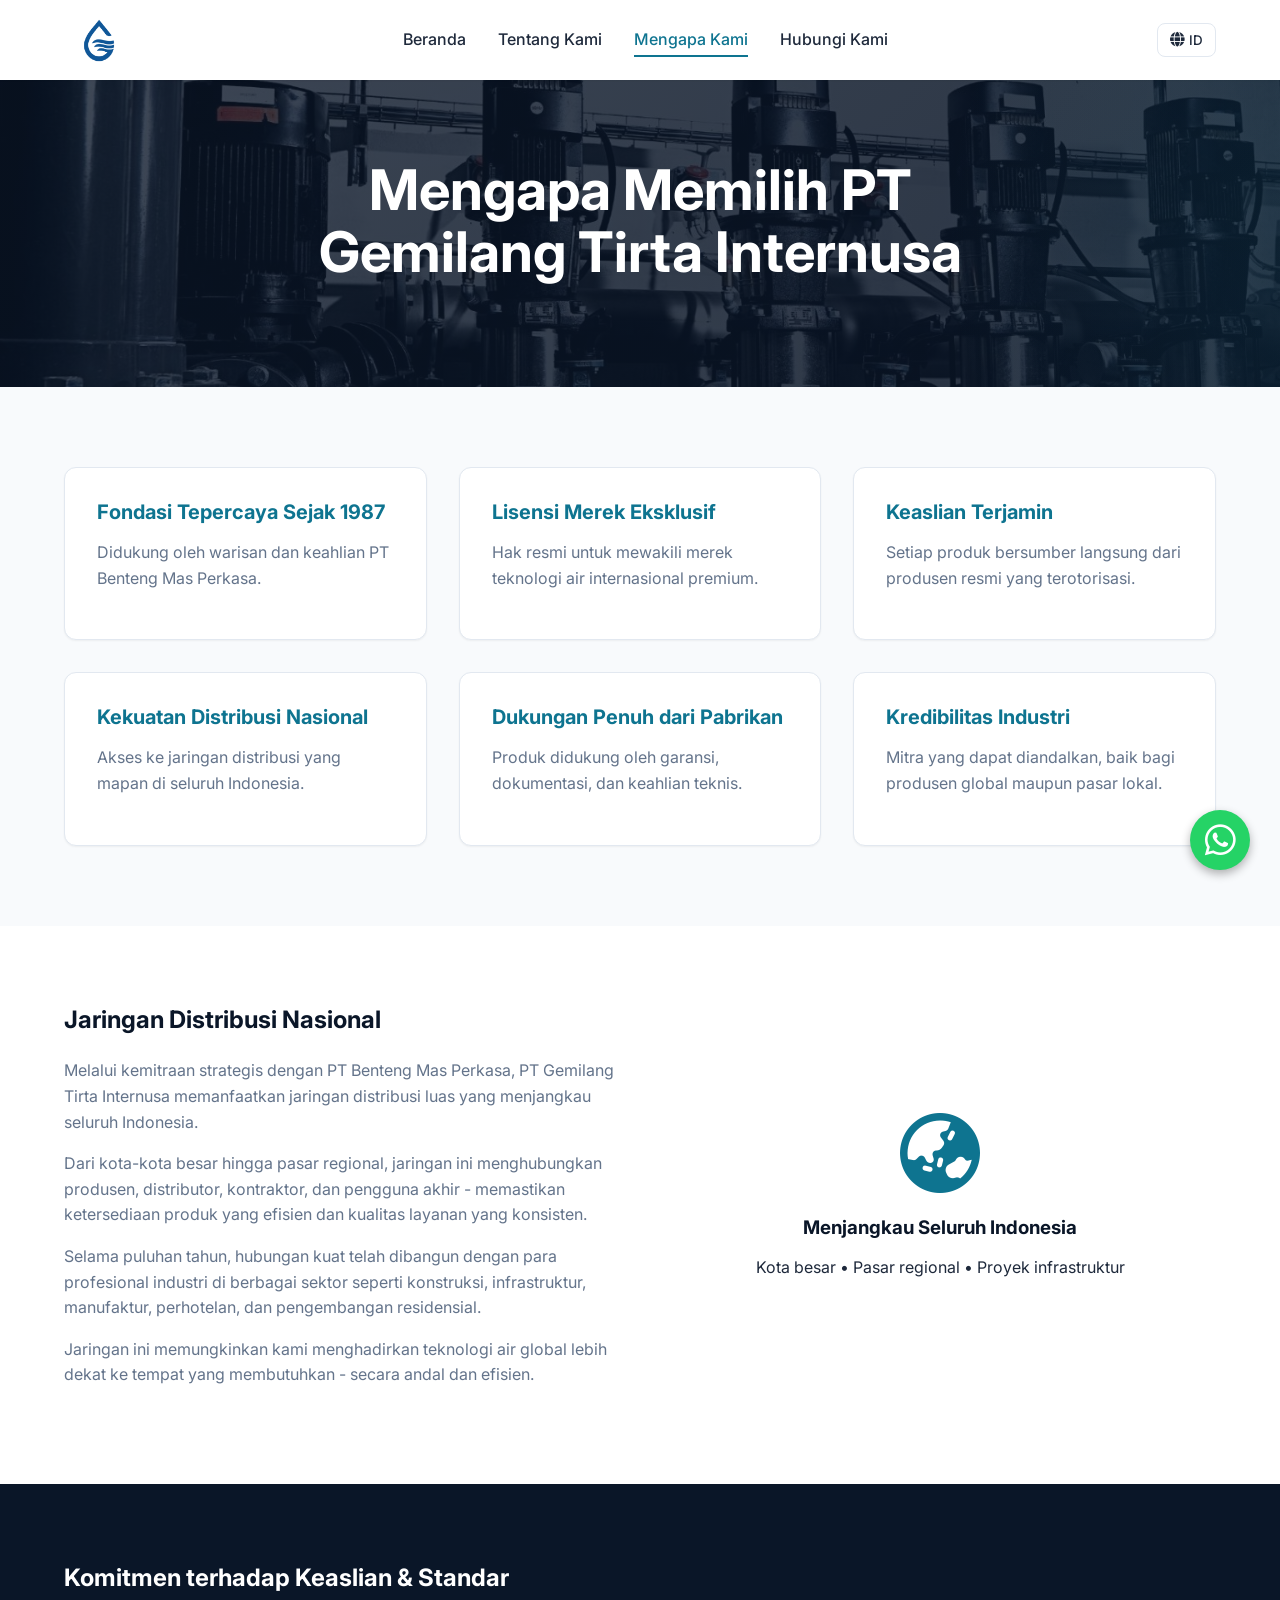
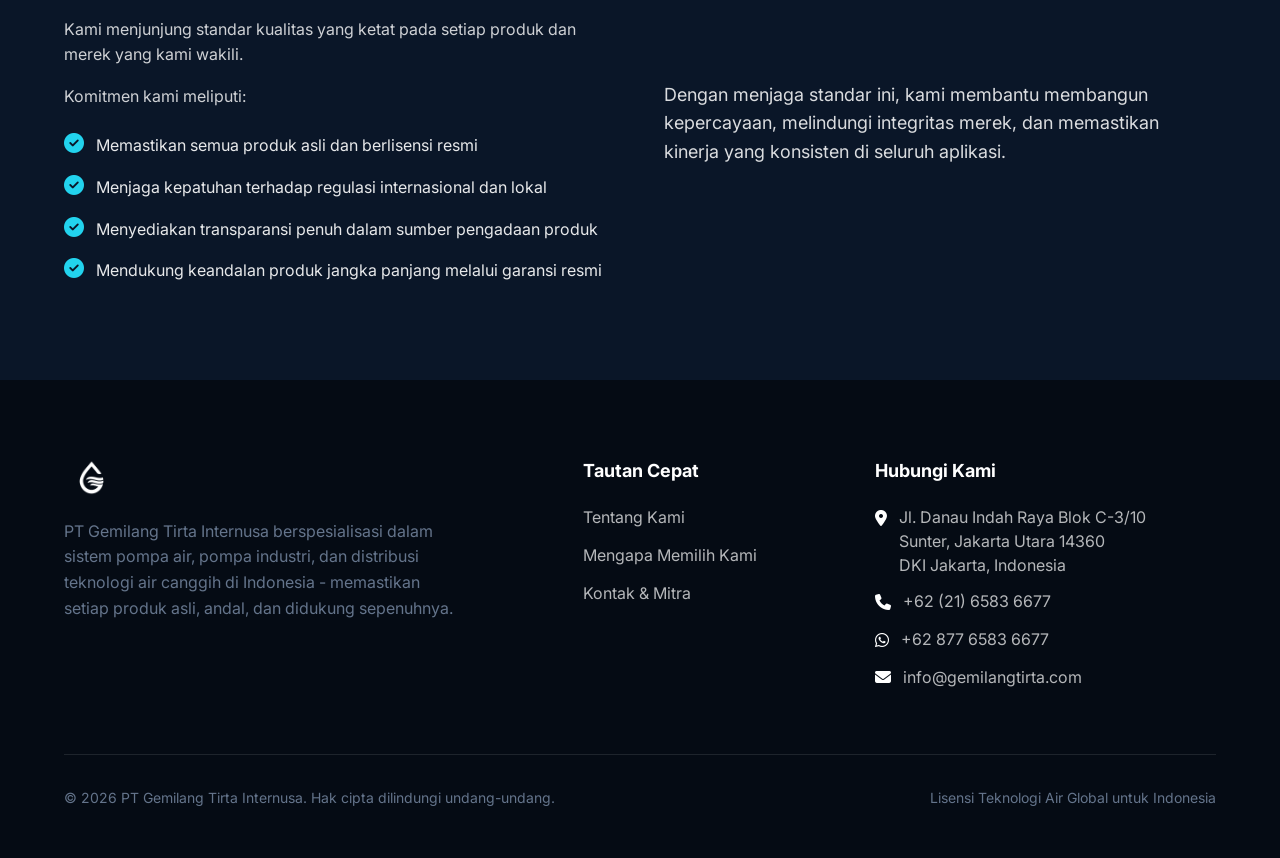
<file: why-us.html>
<!DOCTYPE html>
<html lang="id">
<head>
  <meta charset="UTF-8">
  <meta name="viewport" content="width=device-width, initial-scale=1.0">
  <title data-lang-id="Mengapa Kami | PT Gemilang Tirta Internusa" data-lang-en="Why Choose Us | PT Gemilang Tirta Internusa">Mengapa Kami | PT Gemilang Tirta Internusa</title>
  
  <link rel="preconnect" href="https://fonts.googleapis.com">
  <link rel="preconnect" href="https://fonts.gstatic.com" crossorigin>
  <link href="https://fonts.googleapis.com/css2?family=Inter:wght@400;500;600;700&display=swap" rel="stylesheet">
  <link rel="stylesheet" href="https://cdnjs.cloudflare.com/ajax/libs/font-awesome/6.4.2/css/all.min.css">
  <link rel="stylesheet" href="css/style.css">
</head>
<body>

  <!-- Header -->
  <header class="header">
    <div class="container nav-container">
      <a href="index.html" class="logo-wrapper">
        <img src="assets/images/logo-gti.png" alt="GTI Logo">
      </a>
      
      <nav class="nav-menu">
        <a href="index.html" class="nav-link" data-lang-id="Beranda" data-lang-en="Home">Beranda</a>
        <a href="about.html" class="nav-link" data-lang-id="Tentang Kami" data-lang-en="About Us">Tentang Kami</a>
        <a href="why-us.html" class="nav-link active" data-lang-id="Mengapa Kami" data-lang-en="Why Choose Us">Mengapa Kami</a>
        <a href="contact.html" class="nav-link" data-lang-id="Hubungi Kami" data-lang-en="Contact Us">Hubungi Kami</a>
      </nav>

      <div class="nav-actions">
        <div class="lang-dropdown">
          <button class="lang-btn">
            <i class="fa-solid fa-globe" style="font-size: 1.1em; color: currentColor;"></i>
            <span id="current-lang">ID</span>
          </button>
          <div class="lang-menu">
            <button class="lang-option" data-value="id">Bahasa Indonesia</button>
            <button class="lang-option" data-value="en">English</button>
          </div>
        </div>
        
        <button class="mobile-toggle">
          <i class="fa-solid fa-bars" style="font-size: 1.5em; color: currentColor;"></i>
        </button>
      </div>
    </div>
  </header>

  <!-- Page Title -->
  <section class="hero fade-in" style="padding: 5rem 0; background-image: url('assets/benner/1-3-1536x1024.jpg');">
    <div class="container hero-content">
      <h1 class="hero-title" data-lang-id="Mengapa Memilih PT Gemilang Tirta Internusa" data-lang-en="Why Choose PT Gemilang Tirta Internusa">Mengapa Memilih PT Gemilang Tirta Internusa</h1>
    </div>
  </section>

  <!-- Section 4: Why Choose Us - 6 Advantage Cards -->
  <section class="section section-bg-light">
    <div class="container fade-in">
      <div class="grid-3">
        <!-- Card 1 -->
        <div class="card">
          <h3 class="card-title text-secondary" data-lang-id="Fondasi Tepercaya Sejak 1987" data-lang-en="Trusted Foundation Since 1987">Fondasi Tepercaya Sejak 1987</h3>
          <p data-lang-id="Didukung oleh warisan dan keahlian PT Benteng Mas Perkasa." data-lang-en="Backed by the legacy and expertise of PT Benteng Mas Perkasa.">Didukung oleh warisan dan keahlian PT Benteng Mas Perkasa.</p>
        </div>
        <!-- Card 2 -->
        <div class="card delay-1">
          <h3 class="card-title text-secondary" data-lang-id="Lisensi Merek Eksklusif" data-lang-en="Exclusive Brand Licensing">Lisensi Merek Eksklusif</h3>
          <p data-lang-id="Hak resmi untuk mewakili merek teknologi air internasional premium." data-lang-en="Official rights to represent premium international water technology brands.">Hak resmi untuk mewakili merek teknologi air internasional premium.</p>
        </div>
        <!-- Card 3 -->
        <div class="card delay-2">
          <h3 class="card-title text-secondary" data-lang-id="Keaslian Terjamin" data-lang-en="Guaranteed Authenticity">Keaslian Terjamin</h3>
          <p data-lang-id="Setiap produk bersumber langsung dari produsen resmi yang terotorisasi." data-lang-en="Every product is sourced directly from authorized manufacturers.">Setiap produk bersumber langsung dari produsen resmi yang terotorisasi.</p>
        </div>
        <!-- Card 4 -->
        <div class="card">
          <h3 class="card-title text-secondary" data-lang-id="Kekuatan Distribusi Nasional" data-lang-en="Nationwide Distribution Strength">Kekuatan Distribusi Nasional</h3>
          <p data-lang-id="Akses ke jaringan distribusi yang mapan di seluruh Indonesia." data-lang-en="Access to a well-established network across Indonesia.">Akses ke jaringan distribusi yang mapan di seluruh Indonesia.</p>
        </div>
        <!-- Card 5 -->
        <div class="card delay-1">
          <h3 class="card-title text-secondary" data-lang-id="Dukungan Penuh dari Pabrikan" data-lang-en="Full Manufacturer Support">Dukungan Penuh dari Pabrikan</h3>
          <p data-lang-id="Produk didukung oleh garansi, dokumentasi, dan keahlian teknis." data-lang-en="Products are supported by warranties, documentation, and technical expertise.">Produk didukung oleh garansi, dokumentasi, dan keahlian teknis.</p>
        </div>
        <!-- Card 6 -->
        <div class="card delay-2">
          <h3 class="card-title text-secondary" data-lang-id="Kredibilitas Industri" data-lang-en="Industry Credibility">Kredibilitas Industri</h3>
          <p data-lang-id="Mitra yang dapat diandalkan, baik bagi produsen global maupun pasar lokal." data-lang-en="A reliable partner for both global manufacturers and local markets.">Mitra yang dapat diandalkan, baik bagi produsen global maupun pasar lokal.</p>
        </div>
      </div>
    </div>
  </section>

  <!-- Section 5: Our Network -->
  <section class="section">
    <div class="container fade-in">
      <div class="grid-2">
        <div>
          <h2 class="text-primary" style="margin-bottom: 1.5rem;" data-lang-id="Jaringan Distribusi Nasional" data-lang-en="Nationwide Distribution Network">Jaringan Distribusi Nasional</h2>
          <p data-lang-id="Melalui kemitraan strategis dengan PT Benteng Mas Perkasa, PT Gemilang Tirta Internusa memanfaatkan jaringan distribusi luas yang menjangkau seluruh Indonesia." data-lang-en="Through our strategic partnership with PT Benteng Mas Perkasa, PT Gemilang Tirta Internusa benefits from an extensive distribution network that spans across Indonesia.">Melalui kemitraan strategis dengan PT Benteng Mas Perkasa, PT Gemilang Tirta Internusa memanfaatkan jaringan distribusi luas yang menjangkau seluruh Indonesia.</p>
          <p data-lang-id="Dari kota-kota besar hingga pasar regional, jaringan ini menghubungkan produsen, distributor, kontraktor, dan pengguna akhir - memastikan ketersediaan produk yang efisien dan kualitas layanan yang konsisten." data-lang-en="From major cities to regional markets, this network connects manufacturers, distributors, contractors, and end users - ensuring efficient product availability and consistent service quality.">Dari kota-kota besar hingga pasar regional, jaringan ini menghubungkan produsen, distributor, kontraktor, dan pengguna akhir - memastikan ketersediaan produk yang efisien dan kualitas layanan yang konsisten.</p>
          <p data-lang-id="Selama puluhan tahun, hubungan kuat telah dibangun dengan para profesional industri di berbagai sektor seperti konstruksi, infrastruktur, manufaktur, perhotelan, dan pengembangan residensial." data-lang-en="Over decades, strong relationships have been built with industry professionals across sectors such as construction, infrastructure, manufacturing, hospitality, and residential development.">Selama puluhan tahun, hubungan kuat telah dibangun dengan para profesional industri di berbagai sektor seperti konstruksi, infrastruktur, manufaktur, perhotelan, dan pengembangan residensial.</p>
          <p data-lang-id="Jaringan ini memungkinkan kami menghadirkan teknologi air global lebih dekat ke tempat yang membutuhkan - secara andal dan efisien." data-lang-en="This network enables us to bring global water technologies closer to where they are needed - reliably and efficiently.">Jaringan ini memungkinkan kami menghadirkan teknologi air global lebih dekat ke tempat yang membutuhkan - secara andal dan efisien.</p>
        </div>
        <div style="display: flex; align-items: center; justify-content: center;">
          <div style="text-align: center; padding: 3rem;">
            <i class="fa-solid fa-earth-asia" style="font-size: 5rem; color: var(--color-secondary); margin-bottom: 1.5rem;"></i>
            <h3 class="text-primary" data-lang-id="Menjangkau Seluruh Indonesia" data-lang-en="Reaching All of Indonesia">Menjangkau Seluruh Indonesia</h3>
            <p style="color: var(--color-text-light);" data-lang-id="Kota besar • Pasar regional • Proyek infrastruktur" data-lang-en="Major cities • Regional markets • Infrastructure projects">Kota besar • Pasar regional • Proyek infrastruktur</p>
          </div>
        </div>
      </div>
    </div>
  </section>

  <!-- Section 7: Commitment to Quality -->
  <section class="section section-bg-dark">
    <div class="container fade-in">
      <div class="grid-2">
        <div>
          <h2 class="text-accent" data-lang-id="Komitmen terhadap Keaslian & Standar" data-lang-en="Commitment to Authenticity & Standards">Komitmen terhadap Keaslian & Standar</h2>
          <p style="color: rgba(255,255,255,0.8); margin-top: 1.5rem;" data-lang-id="Kami menjunjung standar kualitas yang ketat pada setiap produk dan merek yang kami wakili." data-lang-en="We uphold strict quality standards across every product and brand we represent.">Kami menjunjung standar kualitas yang ketat pada setiap produk dan merek yang kami wakili.</p>
          <p style="color: rgba(255,255,255,0.8); margin-bottom: 1.5rem;" data-lang-id="Komitmen kami meliputi:" data-lang-en="Our commitment includes:">Komitmen kami meliputi:</p>
          
          <ul style="list-style: none; padding: 0;">
            <li style="display: flex; gap: 0.75rem; margin-bottom: 1rem; color: rgba(255,255,255,0.9);">
              <i class="fa-solid fa-check-circle" style="flex-shrink: 0; color: var(--color-accent); font-size: 1.25rem;"></i>
              <span data-lang-id="Memastikan semua produk asli dan berlisensi resmi" data-lang-en="Ensuring all products are genuine and officially licensed">Memastikan semua produk asli dan berlisensi resmi</span>
            </li>
            <li style="display: flex; gap: 0.75rem; margin-bottom: 1rem; color: rgba(255,255,255,0.9);">
              <i class="fa-solid fa-check-circle" style="flex-shrink: 0; color: var(--color-accent); font-size: 1.25rem;"></i>
              <span data-lang-id="Menjaga kepatuhan terhadap regulasi internasional dan lokal" data-lang-en="Maintaining compliance with international and local regulations">Menjaga kepatuhan terhadap regulasi internasional dan lokal</span>
            </li>
            <li style="display: flex; gap: 0.75rem; margin-bottom: 1rem; color: rgba(255,255,255,0.9);">
              <i class="fa-solid fa-check-circle" style="flex-shrink: 0; color: var(--color-accent); font-size: 1.25rem;"></i>
              <span data-lang-id="Menyediakan transparansi penuh dalam sumber pengadaan produk" data-lang-en="Providing full transparency in product sourcing">Menyediakan transparansi penuh dalam sumber pengadaan produk</span>
            </li>
            <li style="display: flex; gap: 0.75rem; margin-bottom: 1rem; color: rgba(255,255,255,0.9);">
              <i class="fa-solid fa-check-circle" style="flex-shrink: 0; color: var(--color-accent); font-size: 1.25rem;"></i>
              <span data-lang-id="Mendukung keandalan produk jangka panjang melalui garansi resmi" data-lang-en="Supporting long-term product reliability through official warranties">Mendukung keandalan produk jangka panjang melalui garansi resmi</span>
            </li>
          </ul>
        </div>
        
        <div>
          <p style="color: rgba(255,255,255,0.85); font-size: 1.125rem; padding: 2rem 0;" data-lang-id="Dengan menjaga standar ini, kami membantu membangun kepercayaan, melindungi integritas merek, dan memastikan kinerja yang konsisten di seluruh aplikasi." data-lang-en="By maintaining these standards, we help build trust, protect brand integrity, and ensure consistent performance across all applications.">Dengan menjaga standar ini, kami membantu membangun kepercayaan, melindungi integritas merek, dan memastikan kinerja yang konsisten di seluruh aplikasi.</p>
        </div>
      </div>
    </div>
  </section>

  <!-- Footer -->
  <footer class="footer">
    <div class="container">
      <div class="footer-top">
        <div class="footer-info">
          <img src="assets/images/logo-gti.png" alt="GTI Logo" class="footer-logo">
          <p class="footer-desc" data-lang-id="PT Gemilang Tirta Internusa berspesialisasi dalam sistem pompa air, pompa industri, dan distribusi teknologi air canggih di Indonesia - memastikan setiap produk asli, andal, dan didukung sepenuhnya." data-lang-en="PT Gemilang Tirta Internusa specializes in water pump systems, industrial pumps, and advanced water technology distribution in Indonesia, ensuring every product is authentic, reliable, and fully supported.">PT Gemilang Tirta Internusa berspesialisasi dalam sistem pompa air, pompa industri, dan distribusi teknologi air canggih di Indonesia - memastikan setiap produk asli, andal, dan didukung sepenuhnya.</p>
        </div>
        <div class="footer-links">
          <h4 data-lang-id="Tautan Cepat" data-lang-en="Quick Links">Tautan Cepat</h4>
          <ul>
            <li><a href="about.html" data-lang-id="Tentang Kami" data-lang-en="About Us">Tentang Kami</a></li>
            <li><a href="why-us.html" data-lang-id="Mengapa Memilih Kami" data-lang-en="Why Choose Us">Mengapa Memilih Kami</a></li>
            <li><a href="contact.html" data-lang-id="Kontak & Mitra" data-lang-en="Contact & Partnership">Kontak & Mitra</a></li>
          </ul>
        </div>
        <div class="footer-contact">
          <h4 data-lang-id="Hubungi Kami" data-lang-en="Contact">Hubungi Kami</h4>
          <ul>
            <!-- Updated from PDF -->
            <li style="display: flex; gap: 12px; align-items: flex-start; margin-bottom: 12px;">
              <i class="fa-solid fa-location-dot" style="margin-top: 5px; color: var(--color-white);"></i> 
              <div style="line-height: 1.5;">Jl. Danau Indah Raya Blok C-3/10<br>Sunter, Jakarta Utara 14360<br>DKI Jakarta, Indonesia</div>
            </li>
            <li style="display: flex; gap: 12px; align-items: center; margin-bottom: 12px;">
              <i class="fa-solid fa-phone" style="color: var(--color-white);"></i> 
              <span>+62 (21) 6583 6677</span>
            </li>
            <li style="display: flex; gap: 12px; align-items: center; margin-bottom: 12px;">
              <i class="fa-brands fa-whatsapp" style="color: var(--color-white);"></i> 
              <span>+62 877 6583 6677</span>
            </li>
            <li style="display: flex; gap: 12px; align-items: center;">
              <i class="fa-solid fa-envelope" style="color: var(--color-white);"></i> 
              <span>info@gemilangtirta.com</span>
            </li>
          </ul>
        </div>
      </div>
      <div class="footer-bottom">
        <p>&copy; 2026 PT Gemilang Tirta Internusa. <span data-lang-id="Hak cipta dilindungi undang-undang." data-lang-en="All rights reserved.">Hak cipta dilindungi undang-undang.</span></p>
        <p data-lang-id="Lisensi Teknologi Air Global untuk Indonesia" data-lang-en="Licensing Global Water Technologies for Indonesia">Lisensi Teknologi Air Global untuk Indonesia</p>
      </div>
    </div>
  </footer>

  <!-- Floating WhatsApp Button -->
  <a href="https://wa.me/6287765836677" class="whatsapp-float" target="_blank" rel="noopener noreferrer" aria-label="Chat on WhatsApp">
    <i class="fa-brands fa-whatsapp"></i>
  </a>

  <script src="js/main.js"></script>
</body>
</html>
</file>
<file: css/style.css>
/* ==========================================================================
   CSS Variables & Tokens
   ========================================================================== */
:root {
  /* Colors */
  --color-primary: #0A1628; /* Deep Navy */
  --color-secondary: #0E7490; /* Ocean Teal */
  --color-accent: #22D3EE; /* Aqua Blue */
  --color-neutral-light: #F8FAFC; /* Soft White */
  --color-neutral: #64748B; /* Slate Gray */
  --color-text: #1E293B; /* Dark Charcoal */
  --color-white: #FFFFFF;
  --color-border: #E2E8F0;
  
  /* Typography */
  --font-main: 'Inter', -apple-system, BlinkMacSystemFont, 'Segoe UI', Roboto, Oxygen, Ubuntu, Cantarell, sans-serif;
  
  /* Shadow & Radius */
  --shadow-sm: 0 1px 2px 0 rgba(0, 0, 0, 0.05);
  --shadow-md: 0 4px 6px -1px rgba(0, 0, 0, 0.1), 0 2px 4px -1px rgba(0, 0, 0, 0.06);
  --shadow-lg: 0 10px 15px -3px rgba(0, 0, 0, 0.1), 0 4px 6px -2px rgba(0, 0, 0, 0.05);
  --radius-md: 8px;
  --radius-lg: 12px;
  
  /* Layout */
  --max-width: 1200px;
  --section-padding: 5rem 1rem;
}

/* ==========================================================================
   Reset & Base Styles
   ========================================================================== */
*, *::before, *::after {
  box-sizing: border-box;
  margin: 0;
  padding: 0;
}

html {
  scroll-behavior: smooth;
}

body {
  font-family: var(--font-main);
  color: var(--color-text);
  background-color: var(--color-white);
  line-height: 1.6;
  font-size: 16px;
  overflow-x: hidden;
}

a {
  text-decoration: none;
  color: inherit;
  transition: color 0.3s ease;
}

ul {
  list-style: none;
}

img {
  max-width: 100%;
  height: auto;
  display: block;
}

.container {
  width: 100%;
  max-width: var(--max-width);
  margin: 0 auto;
  padding: 0 1.5rem;
}

h1, h2, h3, h4, h5, h6 {
  line-height: 1.2;
  font-weight: 700;
  color: var(--color-primary);
  margin-bottom: 1rem;
}

p {
  margin-bottom: 1rem;
  color: var(--color-neutral);
}

.section {
  padding: var(--section-padding);
}

.section-bg-light {
  background-color: var(--color-neutral-light);
}

.section-bg-dark {
  background-color: var(--color-primary);
  color: var(--color-white);
}

.section-bg-dark h1, .section-bg-dark h2, .section-bg-dark h3, .section-bg-dark p {
  color: var(--color-white);
}

/* ==========================================================================
   Typography Utilities
   ========================================================================== */
.text-center { text-align: center; }
.text-primary { color: var(--color-primary); }
.text-secondary { color: var(--color-secondary); }
.text-accent { color: var(--color-accent); }
.text-white { color: var(--color-white) !important; }
.text-neutral { color: var(--color-neutral); }

.section-title {
  font-size: 2.5rem;
  margin-bottom: 3rem;
  text-align: center;
}

/* ==========================================================================
   Buttons
   ========================================================================== */
.btn {
  display: inline-flex;
  align-items: center;
  justify-content: center;
  gap: 0.5rem;
  padding: 0.75rem 1.5rem;
  border-radius: var(--radius-md);
  font-weight: 600;
  cursor: pointer;
  transition: all 0.3s ease;
  border: none;
  font-size: 1rem;
}

.btn-primary {
  background-color: var(--color-secondary);
  color: var(--color-white);
}

.btn-primary:hover {
  background-color: #0c6178;
  color: var(--color-white);
  transform: translateY(-2px);
}

.btn-outline {
  background-color: transparent;
  color: var(--color-secondary);
  border: 2px solid var(--color-secondary);
}

.btn-outline:hover {
  background-color: var(--color-secondary);
  color: var(--color-white);
}

.btn-white {
  background-color: var(--color-white);
  color: var(--color-primary);
}

.btn-white:hover {
  background-color: var(--color-neutral-light);
  transform: translateY(-2px);
}

/* ==========================================================================
   Header & Navigation
   ========================================================================== */
.header {
  background-color: var(--color-white);
  box-shadow: var(--shadow-sm);
  position: sticky;
  top: 0;
  z-index: 1000;
  width: 100%;
}

.nav-container {
  display: flex;
  justify-content: space-between;
  align-items: center;
  height: 80px;
}

.logo-wrapper {
  display: flex;
  align-items: center;
}

.logo-wrapper img {
  height: 45px;
  width: auto;
}

/* Nav Menu */
.nav-menu {
  display: flex;
  gap: 2rem;
  align-items: center;
}

.nav-link {
  font-weight: 500;
  color: var(--color-text);
  position: relative;
}

.nav-link::after {
  content: '';
  position: absolute;
  bottom: -4px;
  left: 0;
  width: 0;
  height: 2px;
  background-color: var(--color-secondary);
  transition: width 0.3s ease;
}

.nav-link:hover::after, .nav-link.active::after {
  width: 100%;
}

.nav-link:hover, .nav-link.active {
  color: var(--color-secondary);
}

/* Actions (Lang Switcher & Hamburger) */
.nav-actions {
  display: flex;
  align-items: center;
  gap: 1rem;
}

/* Language Switcher */
.lang-dropdown {
  position: relative;
  display: inline-block;
}

.lang-btn {
  display: flex;
  align-items: center;
  gap: 0.25rem;
  background: none;
  border: 1px solid var(--color-border);
  border-radius: var(--radius-md);
  padding: 0.5rem 0.75rem;
  font-family: inherit;
  font-weight: 500;
  cursor: pointer;
  color: var(--color-text);
  transition: border-color 0.3s;
}

.lang-btn:hover {
  border-color: var(--color-secondary);
}

.lang-menu {
  display: none;
  position: absolute;
  right: 0;
  top: 100%;
  margin-top: 0.5rem;
  background-color: var(--color-white);
  box-shadow: var(--shadow-md);
  border-radius: var(--radius-md);
  border: 1px solid var(--color-border);
  min-width: 140px;
  overflow: hidden;
  z-index: 100;
}

.lang-menu.show {
  display: block;
}

.lang-option {
  display: block;
  width: 100%;
  text-align: left;
  padding: 0.75rem 1rem;
  background: none;
  border: none;
  cursor: pointer;
  font-family: inherit;
  font-size: 0.95rem;
}

.lang-option:hover {
  background-color: var(--color-neutral-light);
  color: var(--color-secondary);
}

/* Mobile Toggle */
.mobile-toggle {
  display: none;
  background: none;
  border: none;
  cursor: pointer;
  color: var(--color-text);
}

/* ==========================================================================
   Hero Slider (Horizontal Carousel)
   ========================================================================== */
.hero-slider {
  position: relative;
  width: 100%;
  height: calc(100vh - 80px);
  min-height: 500px;
  overflow: hidden;
}

.slider-track {
  display: flex;
  width: 400%; /* 4 slides x 100% */
  height: 100%;
  transition: transform 0.8s cubic-bezier(0.25, 0.46, 0.45, 0.94);
}

.slide {
  flex: 0 0 25%; /* each slide = 1/4 of track */
  width: 25%;
  height: 100%;
  background-size: cover;
  background-position: center;
  background-repeat: no-repeat;
  display: flex;
  align-items: center;
  justify-content: center;
  position: relative;
}

.slide-overlay {
  position: absolute;
  top: 0;
  left: 0;
  width: 100%;
  height: 100%;
  background: linear-gradient(135deg, rgba(10, 22, 40, 0.85) 0%, rgba(10, 22, 40, 0.7) 40%, rgba(14, 116, 144, 0.6) 100%);
  backdrop-filter: grayscale(100%);
  -webkit-backdrop-filter: grayscale(100%);
  z-index: 1;
}

.slide-content {
  position: relative;
  z-index: 2;
  max-width: 800px;
  margin: 0 auto;
  text-align: center;
  padding: 0 2rem;
}

.slide-content .hero-title {
  font-size: 3.5rem;
  margin-bottom: 1.5rem;
  line-height: 1.1;
  color: #fff;
}

.slide-content .hero-subtitle {
  font-size: 1.25rem;
  margin-bottom: 2.5rem;
  color: #CBD5E1;
  font-weight: 400;
}

/* Slider Dot Navigation */
.slider-dots {
  position: absolute;
  bottom: 2rem;
  left: 50%;
  transform: translateX(-50%);
  display: flex;
  gap: 0.75rem;
  z-index: 10;
}

.dot {
  width: 12px;
  height: 12px;
  border-radius: 50%;
  border: 2px solid rgba(255, 255, 255, 0.7);
  background: transparent;
  cursor: pointer;
  transition: all 0.3s ease;
  padding: 0;
}

.dot:hover {
  background: rgba(255, 255, 255, 0.5);
}

.dot.active {
  background: var(--color-accent);
  border-color: var(--color-accent);
  transform: scale(1.2);
}

/* ==========================================================================
   Hero Section (for non-homepage pages)
   ========================================================================== */
.hero {
  background-color: var(--color-primary);
  color: var(--color-white);
  padding: 8rem 0;
  position: relative;
  overflow: hidden;
  background-size: cover;
  background-position: center;
  background-repeat: no-repeat;
}

.hero::before {
  content: '';
  position: absolute;
  top: 0;
  left: 0;
  width: 100%;
  height: 100%;
  background: linear-gradient(135deg, rgba(10, 22, 40, 0.75) 0%, rgba(10, 22, 40, 0.85) 100%);
  z-index: 1;
}

/* Subtle accent glow */
.hero::after {
  content: '';
  position: absolute;
  bottom: 0;
  right: -10%;
  width: 60%;
  height: 100%;
  background-image: radial-gradient(circle at 100% 50%, rgba(34, 211, 238, 0.08) 0%, transparent 60%);
  z-index: 1;
}

.hero-content {
  position: relative;
  z-index: 2;
  max-width: 800px;
  margin: 0 auto;
  text-align: center;
}

.hero-title {
  font-size: 3.5rem;
  margin-bottom: 1.5rem;
  line-height: 1.1;
  color: var(--color-white);
}

.hero-subtitle {
  font-size: 1.25rem;
  margin-bottom: 2.5rem;
  color: #CBD5E1;
  font-weight: 400;
}

.hero-cta {
  display: flex;
  gap: 1rem;
  justify-content: center;
}

/* ==========================================================================
   Logo Strip (Trust Bar)
   ========================================================================== */
.logo-strip {
  background-color: var(--color-white);
  padding: 3rem 0;
  border-bottom: 1px solid var(--color-border);
}

.logo-strip-title {
  text-align: center;
  font-size: 0.875rem;
  text-transform: uppercase;
  letter-spacing: 0.05em;
  color: var(--color-neutral);
  margin-bottom: 2rem;
  font-weight: 600;
}

.logo-grid {
  display: flex;
  justify-content: center;
  align-items: center;
  gap: 4rem;
  flex-wrap: wrap;
}

.logo-item {
  height: 40px;
  opacity: 0.5;
  filter: grayscale(100%);
  transition: all 0.3s ease;
  display: flex;
  align-items: center;
  color: var(--color-neutral);
  font-weight: bold;
  font-size: 1.25rem;
}

.logo-item:hover {
  opacity: 1;
  filter: grayscale(0%);
}

/* ==========================================================================
   Grids & Cards
   ========================================================================== */
.grid-2 {
  display: grid;
  grid-template-columns: repeat(2, 1fr);
  gap: 3rem;
  align-items: center;
}

.grid-3 {
  display: grid;
  grid-template-columns: repeat(3, 1fr);
  gap: 2rem;
}

.grid-4 {
  display: grid;
  grid-template-columns: repeat(4, 1fr);
  gap: 2rem;
}

.card {
  background-color: var(--color-white);
  border-radius: var(--radius-lg);
  padding: 2rem;
  box-shadow: var(--shadow-sm);
  border: 1px solid var(--color-border);
  transition: transform 0.3s ease, box-shadow 0.3s ease;
  height: 100%;
}

.card:hover {
  transform: translateY(-5px);
  box-shadow: var(--shadow-md);
}

.card-icon {
  width: 48px;
  height: 48px;
  background-color: rgba(14, 116, 144, 0.1);
  color: var(--color-secondary);
  border-radius: var(--radius-md);
  display: flex;
  align-items: center;
  justify-content: center;
  margin-bottom: 1.5rem;
}

.card-title {
  font-size: 1.25rem;
  margin-bottom: 1rem;
}

/* ==========================================================================
   Ecosystem Section (Diagram)
   ========================================================================== */
.ecosystem-container {
  max-width: 100%;
  margin: 0 auto;
}

.ecosystem-flow {
  display: flex;
  flex-direction: row;
  align-items: center;
  justify-content: space-between;
  position: relative;
  padding: 2rem 0;
  gap: 1rem;
}

.ecosystem-node {
  background-color: var(--color-white);
  border: 2px solid var(--color-secondary);
  border-radius: var(--radius-md);
  padding: 1.5rem 1rem;
  width: 100%;
  flex: 1;
  text-align: center;
  position: relative;
  z-index: 2;
  box-shadow: var(--shadow-sm);
}

.ecosystem-node.active {
  background-color: var(--color-secondary);
  color: var(--color-white);
}

.ecosystem-node.active h3, .ecosystem-node.active p {
  color: var(--color-white);
}

.ecosystem-node h3 {
  margin-bottom: 0.5rem;
}

.ecosystem-node p {
  margin-bottom: 0;
  font-size: 0.875rem;
}

.ecosystem-arrow {
  color: var(--color-secondary);
  font-size: 1.5rem;
  z-index: 1;
  transform: rotate(-90deg); /* Make arrow point right */
}

/* ==========================================================================
   Contact Form
   ========================================================================== */
.contact-wrapper {
  background-color: var(--color-white);
  border-radius: var(--radius-lg);
  box-shadow: var(--shadow-md);
  overflow: hidden;
  display: flex;
}

.contact-info-panel {
  background-color: var(--color-primary);
  color: var(--color-white);
  padding: 3rem;
  width: 40%;
}

.contact-info-panel h3, .contact-info-panel p {
  color: var(--color-white);
}

.contact-detail {
  display: flex;
  gap: 1rem;
  margin-top: 2rem;
}

.contact-detail-icon {
  color: var(--color-accent);
}

.contact-form-panel {
  padding: 3rem;
  width: 60%;
}

.form-group {
  margin-bottom: 1.5rem;
}

.form-label {
  display: block;
  font-weight: 500;
  margin-bottom: 0.5rem;
  color: var(--color-text);
}

.form-control {
  width: 100%;
  padding: 0.75rem 1rem;
  border: 1px solid var(--color-border);
  border-radius: var(--radius-md);
  font-family: inherit;
  font-size: 1rem;
  transition: border-color 0.3s;
}

.form-control:focus {
  outline: none;
  border-color: var(--color-secondary);
  box-shadow: 0 0 0 3px rgba(14, 116, 144, 0.1);
}

textarea.form-control {
  resize: vertical;
  min-height: 120px;
}

/* ==========================================================================
   Footer
   ========================================================================== */
.footer {
  background-color: #050B14; /* Darker Navy */
  color: rgba(255, 255, 255, 0.7);
  padding: 5rem 0 2rem;
}

.footer-top {
  display: grid;
  grid-template-columns: 2fr 1fr 1.5fr;
  gap: 4rem;
  margin-bottom: 4rem;
}

.footer-logo {
  height: 35px;
  margin-bottom: 1.5rem;
  filter: brightness(0) invert(1);
}

.footer-desc {
  max-width: 400px;
}

.footer h4 {
  color: var(--color-white);
  margin-bottom: 1.5rem;
  font-size: 1.125rem;
}

.footer-links li {
  margin-bottom: 0.75rem;
}

.footer-links a {
  transition: color 0.3s;
}

.footer-links a:hover {
  color: var(--color-accent);
}

.footer-bottom {
  border-top: 1px solid rgba(255, 255, 255, 0.1);
  padding-top: 2rem;
  display: flex;
  justify-content: space-between;
  align-items: center;
  font-size: 0.875rem;
}

/* ==========================================================================
   Animations
   ========================================================================== */
.fade-in {
  opacity: 0;
  transform: translateY(20px);
  transition: opacity 0.6s ease-out, transform 0.6s ease-out;
}

.fade-in.visible {
  opacity: 1;
  transform: translateY(0);
}

.delay-1 { transition-delay: 0.1s; }
.delay-2 { transition-delay: 0.2s; }
.delay-3 { transition-delay: 0.3s; }
.delay-4 { transition-delay: 0.4s; }

/* ==========================================================================
   Responsive Breakpoints
   ========================================================================== */
@media (max-width: 1024px) {
  .hero-title { font-size: 3rem; }
  .slide-content .hero-title { font-size: 3rem; }
  .grid-4 { grid-template-columns: repeat(2, 1fr); }
  .footer-top { grid-template-columns: 1fr 1fr; gap: 3rem; }
  .contact-wrapper { flex-direction: column; }
  .contact-info-panel, .contact-form-panel { width: 100%; padding: 2rem; }
  .ecosystem-flow { flex-direction: column; gap: 1rem; }
  .ecosystem-arrow { margin: 1rem 0; transform: none; } /* Arrow points down on mobile */
  .ecosystem-node { max-width: 400px; }
}

@media (max-width: 768px) {
  .nav-menu {
    position: fixed;
    top: 90px;
    left: -100%;
    width: 100%;
    height: calc(100vh - 80px);
    background-color: var(--color-white);
    flex-direction: column;
    padding: 2rem;
    transition: left 0.3s ease;
    align-items: flex-start;
  }
  
  .nav-menu.active { left: 0; }
  .mobile-toggle { display: block; }
  
  .hero-title { font-size: 2.5rem; }
  .slide-content .hero-title { font-size: 2.5rem; }
  .hero-slider { height: 80vh; min-height: 450px; }
  .hero { padding: 6rem 0; }
  .grid-2, .grid-3 { grid-template-columns: 1fr; }
  .footer-top { grid-template-columns: 1fr; }
  .footer-bottom { flex-direction: column; gap: 1rem; text-align: center; }
}

@media (max-width: 480px) {
  .hero-title { font-size: 2rem; }
  .slide-content .hero-title { font-size: 2rem; }
  .hero-slider { height: 85vh; min-height: 400px; }
  .slide-content .hero-subtitle { font-size: 1rem; }
  .hero-cta { flex-direction: column; width: 100%; }
  .btn { width: 100%; }
  .grid-4 { grid-template-columns: 1fr; }
}

/* ==========================================================================
   WhatsApp Floating Button
   ========================================================================== */
.whatsapp-float {
  position: fixed;
  bottom: 30px;
  right: 30px;
  width: 60px;
  height: 60px;
  background-color: #25D366;
  color: white;
  border-radius: 50px;
  display: flex;
  align-items: center;
  justify-content: center;
  font-size: 30px;
  box-shadow: 0 4px 10px rgba(0, 0, 0, 0.3);
  z-index: 9999;
  transition: transform 0.3s ease, box-shadow 0.3s ease;
}

.whatsapp-float i {
  font-size: 35px;
  display: block;
}

.whatsapp-float:hover {
  transform: translateY(-5px);
  box-shadow: 0 6px 15px rgba(0, 0, 0, 0.4);
}

@media (max-width: 768px) {
  .whatsapp-float {
    width: 50px;
    height: 50px;
    bottom: 20px;
    right: 20px;
  }
  
  .whatsapp-float i {
    font-size: 28px;
  }
}
</file>
